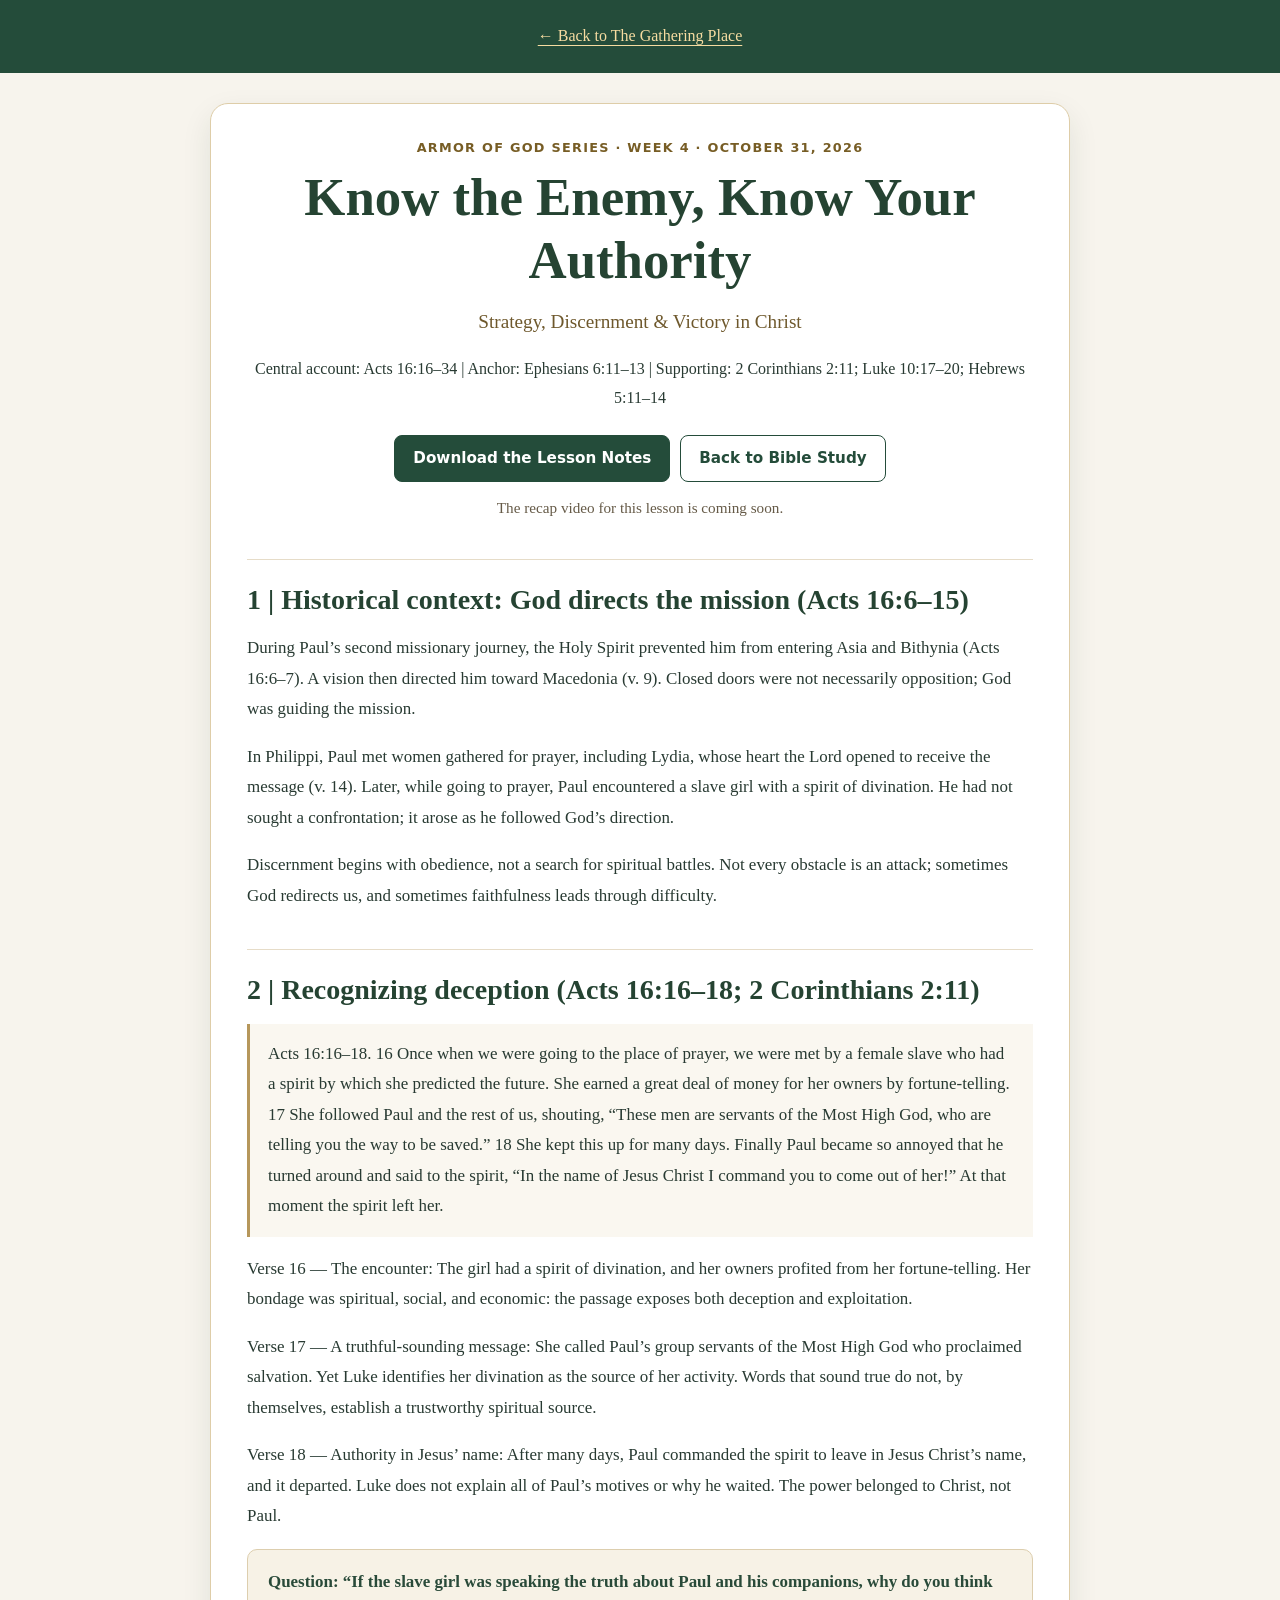
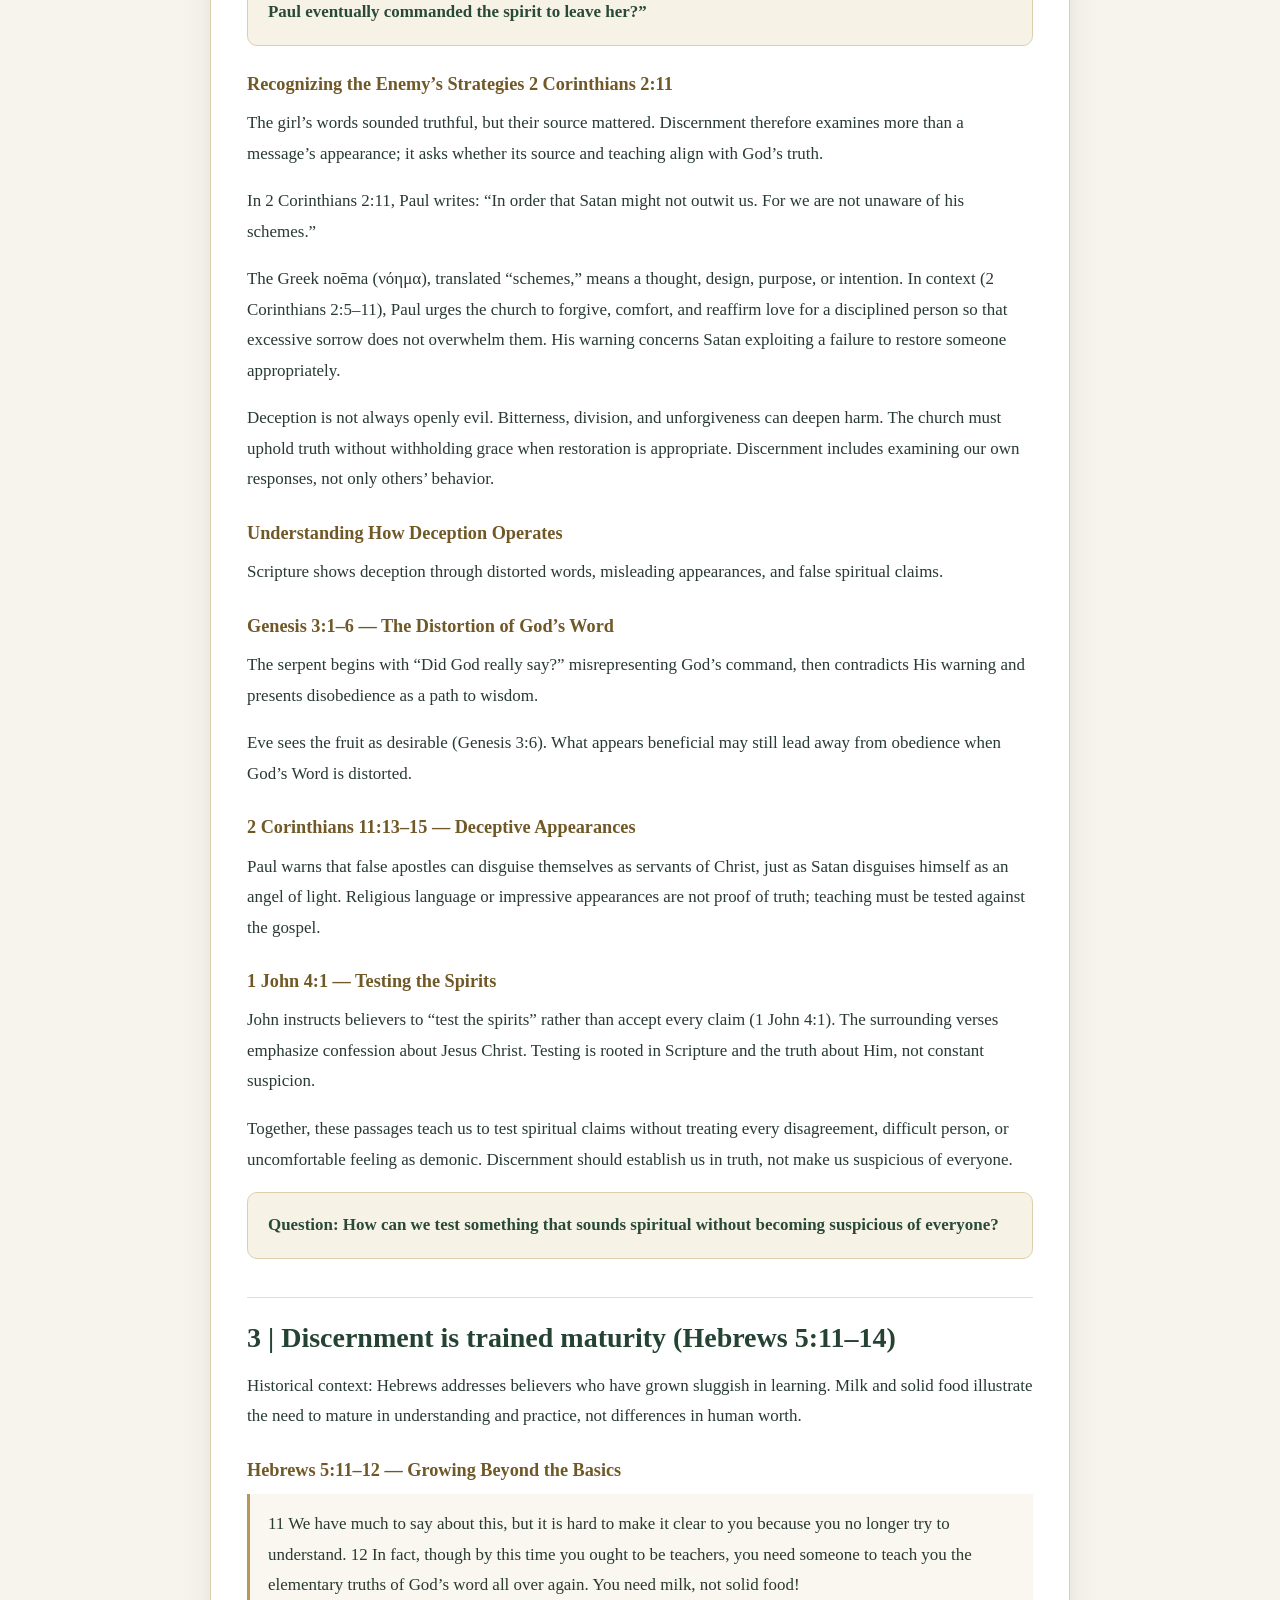
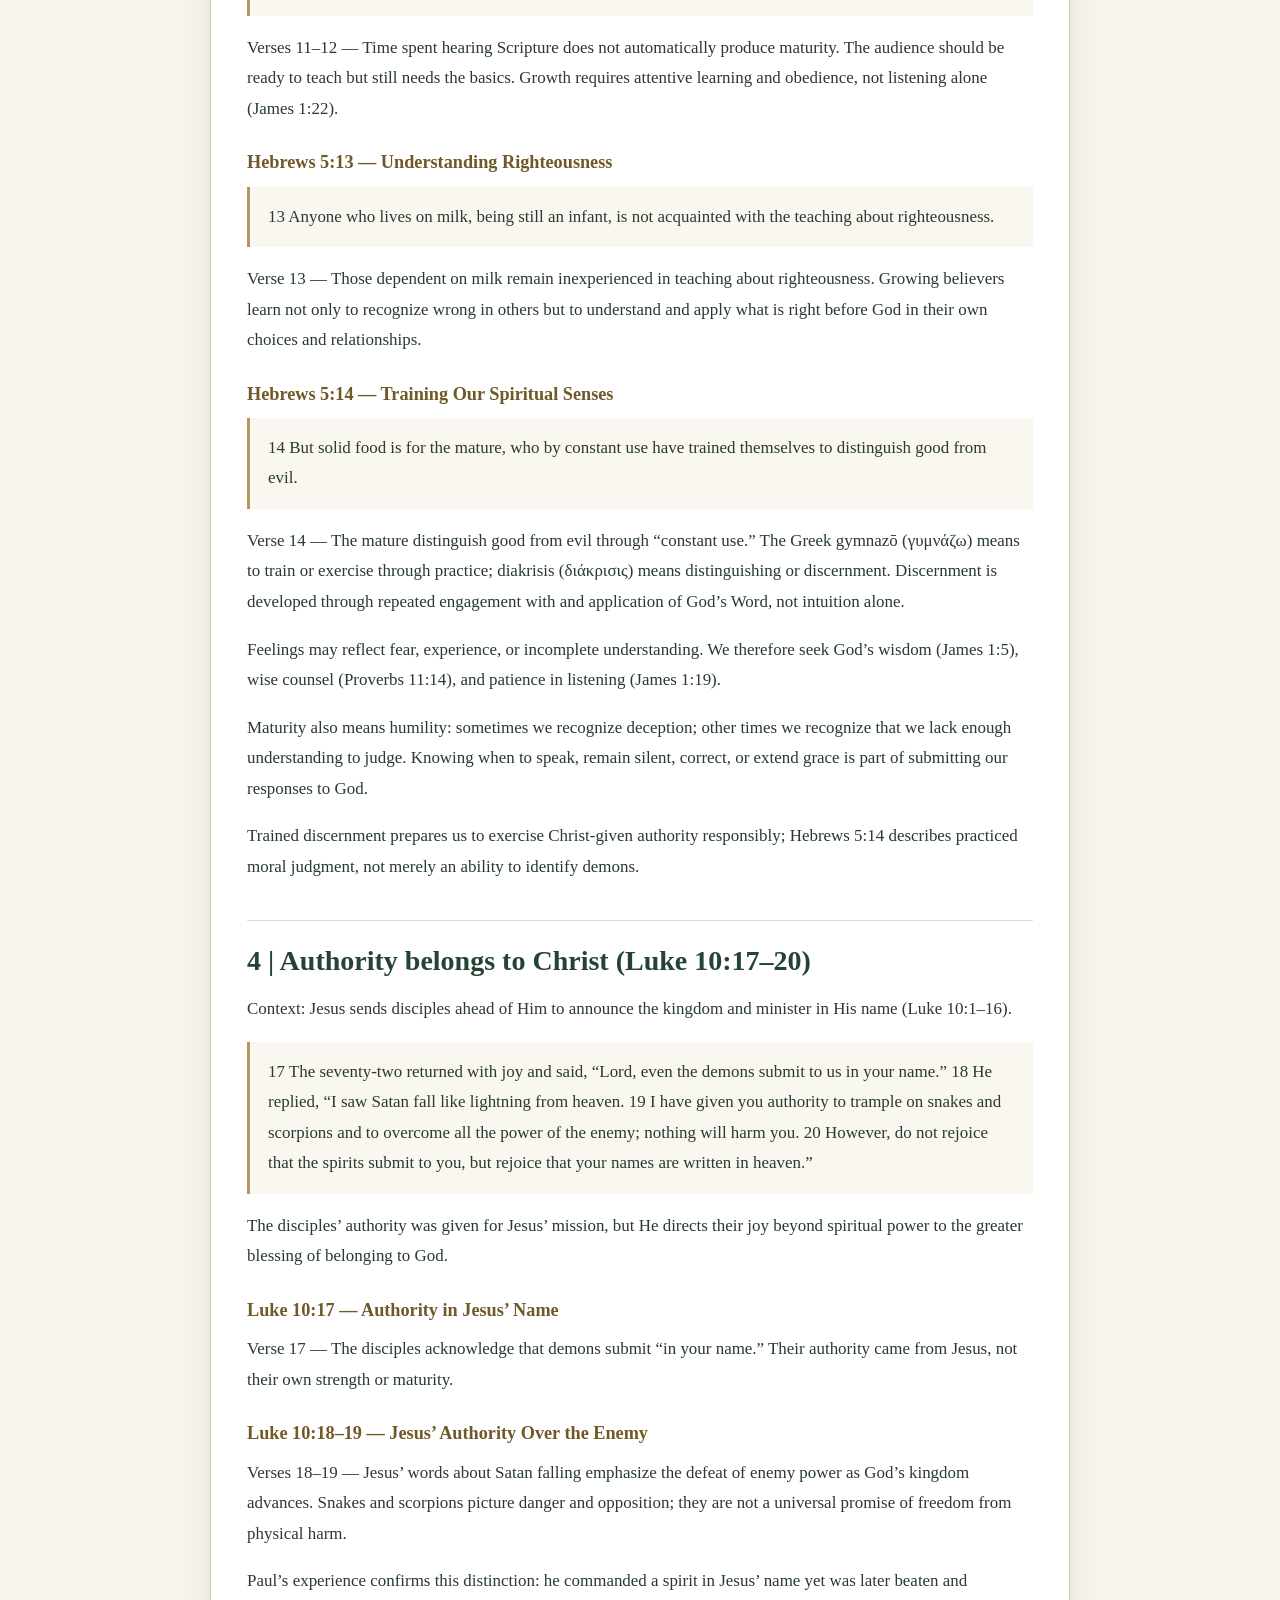
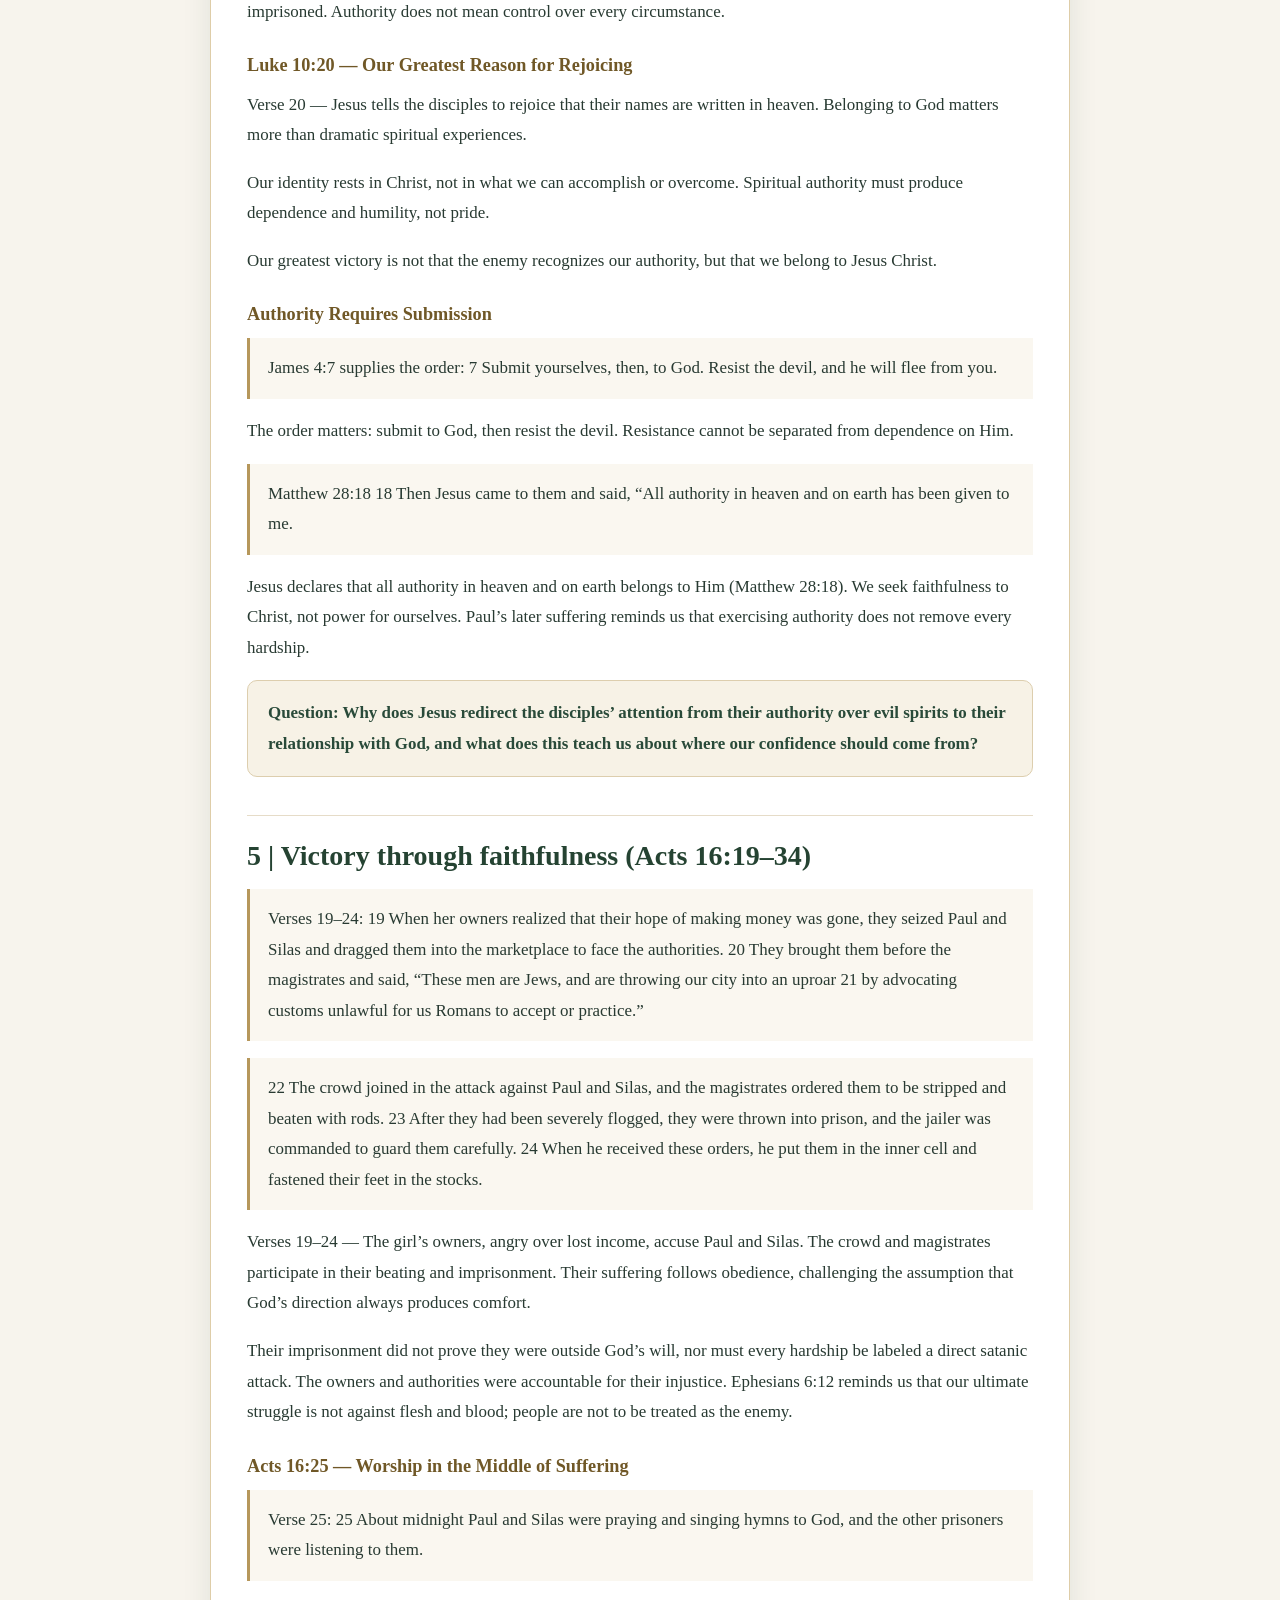
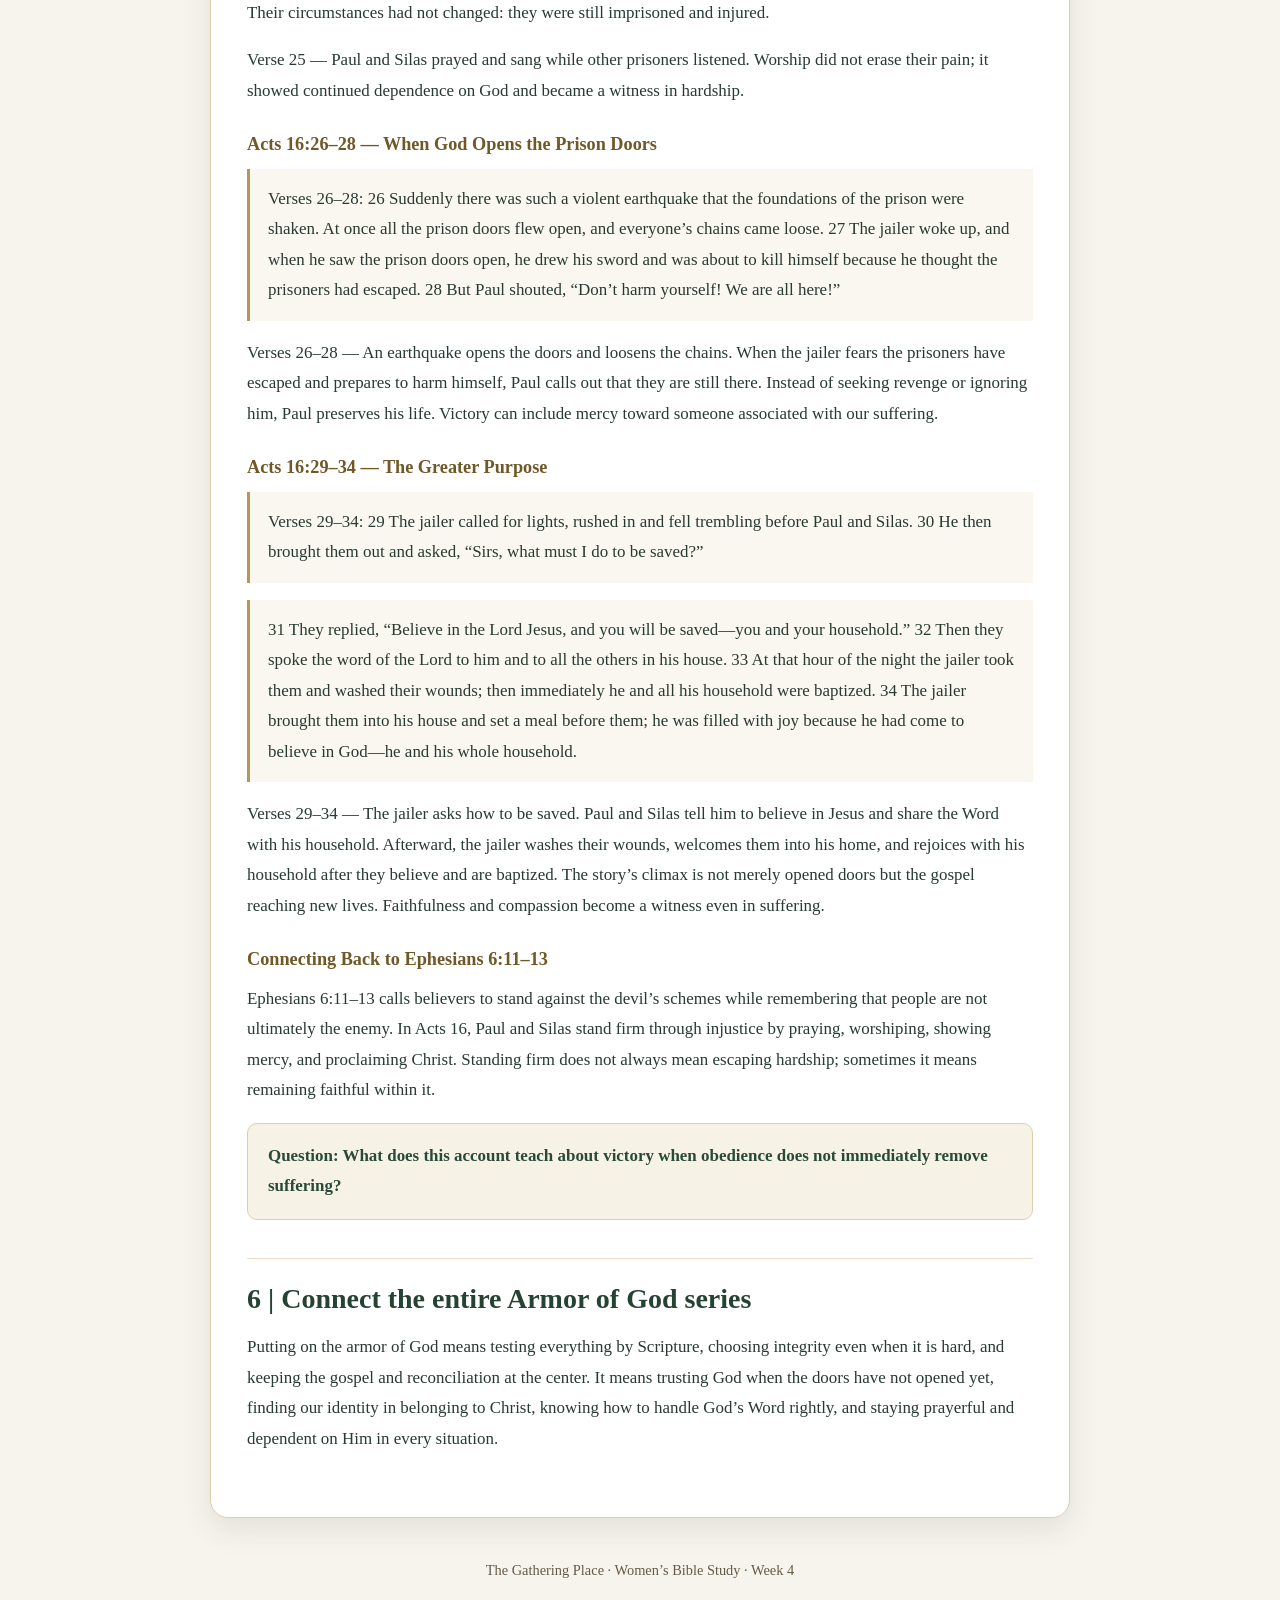
<file: know-the-enemy-know-your-authority.html>
<!doctype html>
<html lang="en">
<head>
  <meta charset="utf-8">
  <meta name="viewport" content="width=device-width, initial-scale=1">
  <title>Know the Enemy, Know Your Authority | The Gathering Place</title>
  <meta name="description" content="Week 4 of the Armor of God series: Acts 16, practiced discernment, and authority that rests in Jesus Christ.">
  <style>
    * { box-sizing: border-box; }
    body { margin: 0; background: #f7f4ed; color: #283a32; font-family: Georgia, serif; line-height: 1.8; }
    header { padding: 22px 16px; background: #244c3a; color: #fff; text-align: center; }
    header a { color: #f6dca1; text-underline-offset: 4px; }
    main { max-width: 860px; margin: 30px auto; padding: 34px 36px 46px; background: #fff; border: 1px solid #decda8; border-radius: 18px; box-shadow: 0 12px 30px #1a392118; }
    h1 { margin: 8px 0 14px; color: #254332; font-size: clamp(2rem, 5.4vw, 3.3rem); line-height: 1.18; text-align: center; }
    .eyebrow { margin: 0 0 8px; color: #775d25; font: 700 .8rem/1.6 system-ui, sans-serif; letter-spacing: .1em; text-align: center; }
    .subtitle { margin: 0 0 16px; color: #6e582c; font-size: 1.2rem; text-align: center; }
    .passages { margin: 0 0 20px; text-align: center; font-size: 1rem; }
    .lesson-actions { display: flex; flex-wrap: wrap; justify-content: center; gap: 10px; margin: 22px 0 12px; }
    .button { display: inline-block; padding: 11px 18px; border: 1px solid #244c3a; border-radius: 8px; background: #244c3a; color: #fff; text-align: center; text-decoration: none; font: 600 .95rem/1.5 system-ui, sans-serif; }
    .button.secondary { background: #fff; color: #244c3a; }
    a:focus-visible { outline: 3px solid #b6975b; outline-offset: 4px; }
    .video-status { margin: 12px 0 30px; color: #655a47; text-align: center; font-size: .95rem; }
    article { font-size: 1.06rem; overflow-wrap: break-word; }
    article h2 { margin: 38px 0 14px; padding-top: 20px; border-top: 1px solid #e6dcc8; color: #254332; font-size: clamp(1.35rem, 3.6vw, 1.75rem); line-height: 1.4; }
    article h3 { margin: 25px 0 10px; color: #705827; font-size: 1.14rem; line-height: 1.5; }
    article p { margin: 0 0 17px; }
    .scripture { padding: 15px 18px; border-left: 3px solid #b6975b; background: #faf7f0; }
    .discussion-question { padding: 17px 20px; border: 1px solid #ddceae; border-radius: 10px; background: #f7f2e6; color: #294a39; font-weight: bold; }
    footer { padding: 10px 16px 28px; color: #655a47; text-align: center; font-size: .9rem; }
    @media (max-width: 650px) { main { margin: 12px; padding: 24px 18px 32px; } article { font-size: 1rem; } .lesson-actions { flex-direction: column; } .button { width: 100%; } .passages { font-size: .94rem; } }
    @media print { header, .lesson-actions, .video-status, footer { display: none; } body { background: #fff; color: #000; } main { margin: 0; padding: 0; border: 0; box-shadow: none; } article h2, article h3 { break-after: avoid; } .discussion-question { break-inside: avoid; } }
  </style>
</head>
<body>
  <header><a href="index.html#bible-study">← Back to The Gathering Place</a></header>
  <main>
    <p class="eyebrow">ARMOR OF GOD SERIES · WEEK 4 · OCTOBER 31, 2026</p>
    <h1>Know the Enemy, Know Your Authority</h1>
    <p class="subtitle">Strategy, Discernment &amp; Victory in Christ</p>
    <p class="passages">Central account: Acts 16:16–34 | Anchor: Ephesians 6:11–13 | Supporting: 2 Corinthians 2:11; Luke 10:17–20; Hebrews 5:11–14</p>
    <nav class="lesson-actions" aria-label="Lesson resources">
      <a class="button" href="current-bible-study.docx?v=20261031" download="Week_4_Know_the_Enemy_Know_Your_Authority.docx">Download the Lesson Notes</a>
      <a class="button secondary" href="index.html#bible-study">Back to Bible Study</a>
    </nav>
    <p class="video-status">The recap video for this lesson is coming soon.</p>
    <article aria-label="Full Week 4 Bible lesson">
      <h2>1 | Historical context: God directs the mission (Acts 16:6–15)</h2>
      <p>During Paul’s second missionary journey, the Holy Spirit prevented him from entering Asia and Bithynia (Acts 16:6–7). A vision then directed him toward Macedonia (v. 9). Closed doors were not necessarily opposition; God was guiding the mission.</p>
      <p>In Philippi, Paul met women gathered for prayer, including Lydia, whose heart the Lord opened to receive the message (v. 14). Later, while going to prayer, Paul encountered a slave girl with a spirit of divination. He had not sought a confrontation; it arose as he followed God’s direction.</p>
      <p>Discernment begins with obedience, not a search for spiritual battles. Not every obstacle is an attack; sometimes God redirects us, and sometimes faithfulness leads through difficulty.</p>
      <h2>2 | Recognizing deception (Acts 16:16–18; 2 Corinthians 2:11)</h2>
      <p class="scripture">Acts 16:16–18. 16 Once when we were going to the place of prayer, we were met by a female slave who had a spirit by which she predicted the future. She earned a great deal of money for her owners by fortune-telling. 17 She followed Paul and the rest of us, shouting, “These men are servants of the Most High God, who are telling you the way to be saved.” 18 She kept this up for many days. Finally Paul became so annoyed that he turned around and said to the spirit, “In the name of Jesus Christ I command you to come out of her!” At that moment the spirit left her.</p>
      <p>Verse 16 — The encounter: The girl had a spirit of divination, and her owners profited from her fortune-telling. Her bondage was spiritual, social, and economic: the passage exposes both deception and exploitation.</p>
      <p>Verse 17 — A truthful-sounding message: She called Paul’s group servants of the Most High God who proclaimed salvation. Yet Luke identifies her divination as the source of her activity. Words that sound true do not, by themselves, establish a trustworthy spiritual source.</p>
      <p>Verse 18 — Authority in Jesus’ name: After many days, Paul commanded the spirit to leave in Jesus Christ’s name, and it departed. Luke does not explain all of Paul’s motives or why he waited. The power belonged to Christ, not Paul.</p>
      <p class="discussion-question">Question: “If the slave girl was speaking the truth about Paul and his companions, why do you think Paul eventually commanded the spirit to leave her?”</p>
      <h3>Recognizing the Enemy’s Strategies 2 Corinthians 2:11</h3>
      <p>The girl’s words sounded truthful, but their source mattered. Discernment therefore examines more than a message’s appearance; it asks whether its source and teaching align with God’s truth.</p>
      <p>In 2 Corinthians 2:11, Paul writes: “In order that Satan might not outwit us. For we are not unaware of his schemes.”</p>
      <p>The Greek noēma (νόημα), translated “schemes,” means a thought, design, purpose, or intention. In context (2 Corinthians 2:5–11), Paul urges the church to forgive, comfort, and reaffirm love for a disciplined person so that excessive sorrow does not overwhelm them. His warning concerns Satan exploiting a failure to restore someone appropriately.</p>
      <p>Deception is not always openly evil. Bitterness, division, and unforgiveness can deepen harm. The church must uphold truth without withholding grace when restoration is appropriate. Discernment includes examining our own responses, not only others’ behavior.</p>
      <h3>Understanding How Deception Operates</h3>
      <p>Scripture shows deception through distorted words, misleading appearances, and false spiritual claims.</p>
      <h3>Genesis 3:1–6 — The Distortion of God’s Word</h3>
      <p>The serpent begins with “Did God really say?” misrepresenting God’s command, then contradicts His warning and presents disobedience as a path to wisdom.</p>
      <p>Eve sees the fruit as desirable (Genesis 3:6). What appears beneficial may still lead away from obedience when God’s Word is distorted.</p>
      <h3>2 Corinthians 11:13–15 — Deceptive Appearances</h3>
      <p>Paul warns that false apostles can disguise themselves as servants of Christ, just as Satan disguises himself as an angel of light. Religious language or impressive appearances are not proof of truth; teaching must be tested against the gospel.</p>
      <h3>1 John 4:1 — Testing the Spirits</h3>
      <p>John instructs believers to “test the spirits” rather than accept every claim (1 John 4:1). The surrounding verses emphasize confession about Jesus Christ. Testing is rooted in Scripture and the truth about Him, not constant suspicion.</p>
      <p>Together, these passages teach us to test spiritual claims without treating every disagreement, difficult person, or uncomfortable feeling as demonic. Discernment should establish us in truth, not make us suspicious of everyone.</p>
      <p class="discussion-question">Question: How can we test something that sounds spiritual without becoming suspicious of everyone?</p>
      <h2>3 | Discernment is trained maturity (Hebrews 5:11–14)</h2>
      <p>Historical context: Hebrews addresses believers who have grown sluggish in learning. Milk and solid food illustrate the need to mature in understanding and practice, not differences in human worth.</p>
      <h3>Hebrews 5:11–12 — Growing Beyond the Basics</h3>
      <p class="scripture">11 We have much to say about this, but it is hard to make it clear to you because you no longer try to understand. 12 In fact, though by this time you ought to be teachers, you need someone to teach you the elementary truths of God’s word all over again. You need milk, not solid food!</p>
      <p>Verses 11–12 — Time spent hearing Scripture does not automatically produce maturity. The audience should be ready to teach but still needs the basics. Growth requires attentive learning and obedience, not listening alone (James 1:22).</p>
      <h3>Hebrews 5:13 — Understanding Righteousness</h3>
      <p class="scripture">13 Anyone who lives on milk, being still an infant, is not acquainted with the teaching about righteousness.</p>
      <p>Verse 13 — Those dependent on milk remain inexperienced in teaching about righteousness. Growing believers learn not only to recognize wrong in others but to understand and apply what is right before God in their own choices and relationships.</p>
      <h3>Hebrews 5:14 — Training Our Spiritual Senses</h3>
      <p class="scripture">14 But solid food is for the mature, who by constant use have trained themselves to distinguish good from evil.</p>
      <p>Verse 14 — The mature distinguish good from evil through “constant use.” The Greek gymnazō (γυμνάζω) means to train or exercise through practice; diakrisis (διάκρισις) means distinguishing or discernment. Discernment is developed through repeated engagement with and application of God’s Word, not intuition alone.</p>
      <p>Feelings may reflect fear, experience, or incomplete understanding. We therefore seek God’s wisdom (James 1:5), wise counsel (Proverbs 11:14), and patience in listening (James 1:19).</p>
      <p>Maturity also means humility: sometimes we recognize deception; other times we recognize that we lack enough understanding to judge. Knowing when to speak, remain silent, correct, or extend grace is part of submitting our responses to God.</p>
      <p>Trained discernment prepares us to exercise Christ-given authority responsibly; Hebrews 5:14 describes practiced moral judgment, not merely an ability to identify demons.</p>
      <h2>4 | Authority belongs to Christ (Luke 10:17–20)</h2>
      <p>Context: Jesus sends disciples ahead of Him to announce the kingdom and minister in His name (Luke 10:1–16).</p>
      <p class="scripture">17 The seventy-two returned with joy and said, “Lord, even the demons submit to us in your name.” 18 He replied, “I saw Satan fall like lightning from heaven. 19 I have given you authority to trample on snakes and scorpions and to overcome all the power of the enemy; nothing will harm you. 20 However, do not rejoice that the spirits submit to you, but rejoice that your names are written in heaven.”</p>
      <p>The disciples’ authority was given for Jesus’ mission, but He directs their joy beyond spiritual power to the greater blessing of belonging to God.</p>
      <h3>Luke 10:17 — Authority in Jesus’ Name</h3>
      <p>Verse 17 — The disciples acknowledge that demons submit “in your name.” Their authority came from Jesus, not their own strength or maturity.</p>
      <h3>Luke 10:18–19 — Jesus’ Authority Over the Enemy</h3>
      <p>Verses 18–19 — Jesus’ words about Satan falling emphasize the defeat of enemy power as God’s kingdom advances. Snakes and scorpions picture danger and opposition; they are not a universal promise of freedom from physical harm.</p>
      <p>Paul’s experience confirms this distinction: he commanded a spirit in Jesus’ name yet was later beaten and imprisoned. Authority does not mean control over every circumstance.</p>
      <h3>Luke 10:20 — Our Greatest Reason for Rejoicing</h3>
      <p>Verse 20 — Jesus tells the disciples to rejoice that their names are written in heaven. Belonging to God matters more than dramatic spiritual experiences.</p>
      <p>Our identity rests in Christ, not in what we can accomplish or overcome. Spiritual authority must produce dependence and humility, not pride.</p>
      <p>Our greatest victory is not that the enemy recognizes our authority, but that we belong to Jesus Christ.</p>
      <h3>Authority Requires Submission</h3>
      <p class="scripture">James 4:7 supplies the order: 7 Submit yourselves, then, to God. Resist the devil, and he will flee from you.</p>
      <p>The order matters: submit to God, then resist the devil. Resistance cannot be separated from dependence on Him.</p>
      <p class="scripture">Matthew 28:18  18 Then Jesus came to them and said, “All authority in heaven and on earth has been given to me.</p>
      <p>Jesus declares that all authority in heaven and on earth belongs to Him (Matthew 28:18). We seek faithfulness to Christ, not power for ourselves. Paul’s later suffering reminds us that exercising authority does not remove every hardship.</p>
      <p class="discussion-question">Question: Why does Jesus redirect the disciples’ attention from their authority over evil spirits to their relationship with God, and what does this teach us about where our confidence should come from?</p>
      <h2>5 | Victory through faithfulness (Acts 16:19–34)</h2>
      <p class="scripture">Verses 19–24: 19 When her owners realized that their hope of making money was gone, they seized Paul and Silas and dragged them into the marketplace to face the authorities. 20 They brought them before the magistrates and said, “These men are Jews, and are throwing our city into an uproar 21 by advocating customs unlawful for us Romans to accept or practice.”</p>
      <p class="scripture">22 The crowd joined in the attack against Paul and Silas, and the magistrates ordered them to be stripped and beaten with rods. 23 After they had been severely flogged, they were thrown into prison, and the jailer was commanded to guard them carefully. 24 When he received these orders, he put them in the inner cell and fastened their feet in the stocks.</p>
      <p>Verses 19–24 — The girl’s owners, angry over lost income, accuse Paul and Silas. The crowd and magistrates participate in their beating and imprisonment. Their suffering follows obedience, challenging the assumption that God’s direction always produces comfort.</p>
      <p>Their imprisonment did not prove they were outside God’s will, nor must every hardship be labeled a direct satanic attack. The owners and authorities were accountable for their injustice. Ephesians 6:12 reminds us that our ultimate struggle is not against flesh and blood; people are not to be treated as the enemy.</p>
      <h3>Acts 16:25 — Worship in the Middle of Suffering</h3>
      <p class="scripture">Verse 25: 25 About midnight Paul and Silas were praying and singing hymns to God, and the other prisoners were listening to them.</p>
      <p>Their circumstances had not changed: they were still imprisoned and injured.</p>
      <p>Verse 25 — Paul and Silas prayed and sang while other prisoners listened. Worship did not erase their pain; it showed continued dependence on God and became a witness in hardship.</p>
      <h3>Acts 16:26–28 — When God Opens the Prison Doors</h3>
      <p class="scripture">Verses 26–28: 26 Suddenly there was such a violent earthquake that the foundations of the prison were shaken. At once all the prison doors flew open, and everyone’s chains came loose. 27 The jailer woke up, and when he saw the prison doors open, he drew his sword and was about to kill himself because he thought the prisoners had escaped. 28 But Paul shouted, “Don’t harm yourself! We are all here!”</p>
      <p>Verses 26–28 — An earthquake opens the doors and loosens the chains. When the jailer fears the prisoners have escaped and prepares to harm himself, Paul calls out that they are still there. Instead of seeking revenge or ignoring him, Paul preserves his life. Victory can include mercy toward someone associated with our suffering.</p>
      <h3>Acts 16:29–34 — The Greater Purpose</h3>
      <p class="scripture">Verses 29–34: 29 The jailer called for lights, rushed in and fell trembling before Paul and Silas. 30 He then brought them out and asked, “Sirs, what must I do to be saved?”</p>
      <p class="scripture">31 They replied, “Believe in the Lord Jesus, and you will be saved—you and your household.” 32 Then they spoke the word of the Lord to him and to all the others in his house. 33 At that hour of the night the jailer took them and washed their wounds; then immediately he and all his household were baptized. 34 The jailer brought them into his house and set a meal before them; he was filled with joy because he had come to believe in God—he and his whole household.</p>
      <p>Verses 29–34 — The jailer asks how to be saved. Paul and Silas tell him to believe in Jesus and share the Word with his household. Afterward, the jailer washes their wounds, welcomes them into his home, and rejoices with his household after they believe and are baptized. The story’s climax is not merely opened doors but the gospel reaching new lives. Faithfulness and compassion become a witness even in suffering.</p>
      <h3>Connecting Back to Ephesians 6:11–13</h3>
      <p>Ephesians 6:11–13 calls believers to stand against the devil’s schemes while remembering that people are not ultimately the enemy. In Acts 16, Paul and Silas stand firm through injustice by praying, worshiping, showing mercy, and proclaiming Christ. Standing firm does not always mean escaping hardship; sometimes it means remaining faithful within it.</p>
      <p class="discussion-question">Question: What does this account teach about victory when obedience does not immediately remove suffering?</p>
      <h2>6 | Connect the entire Armor of God series</h2>
      <p>Putting on the armor of God means testing everything by Scripture, choosing integrity even when it is hard, and keeping the gospel and reconciliation at the center. It means trusting God when the doors have not opened yet, finding our identity in belonging to Christ, knowing how to handle God’s Word rightly, and staying prayerful and dependent on Him in every situation.</p>
    </article>
  </main>
  <footer>The Gathering Place · Women’s Bible Study · Week 4</footer>
</body>
</html>
</file>
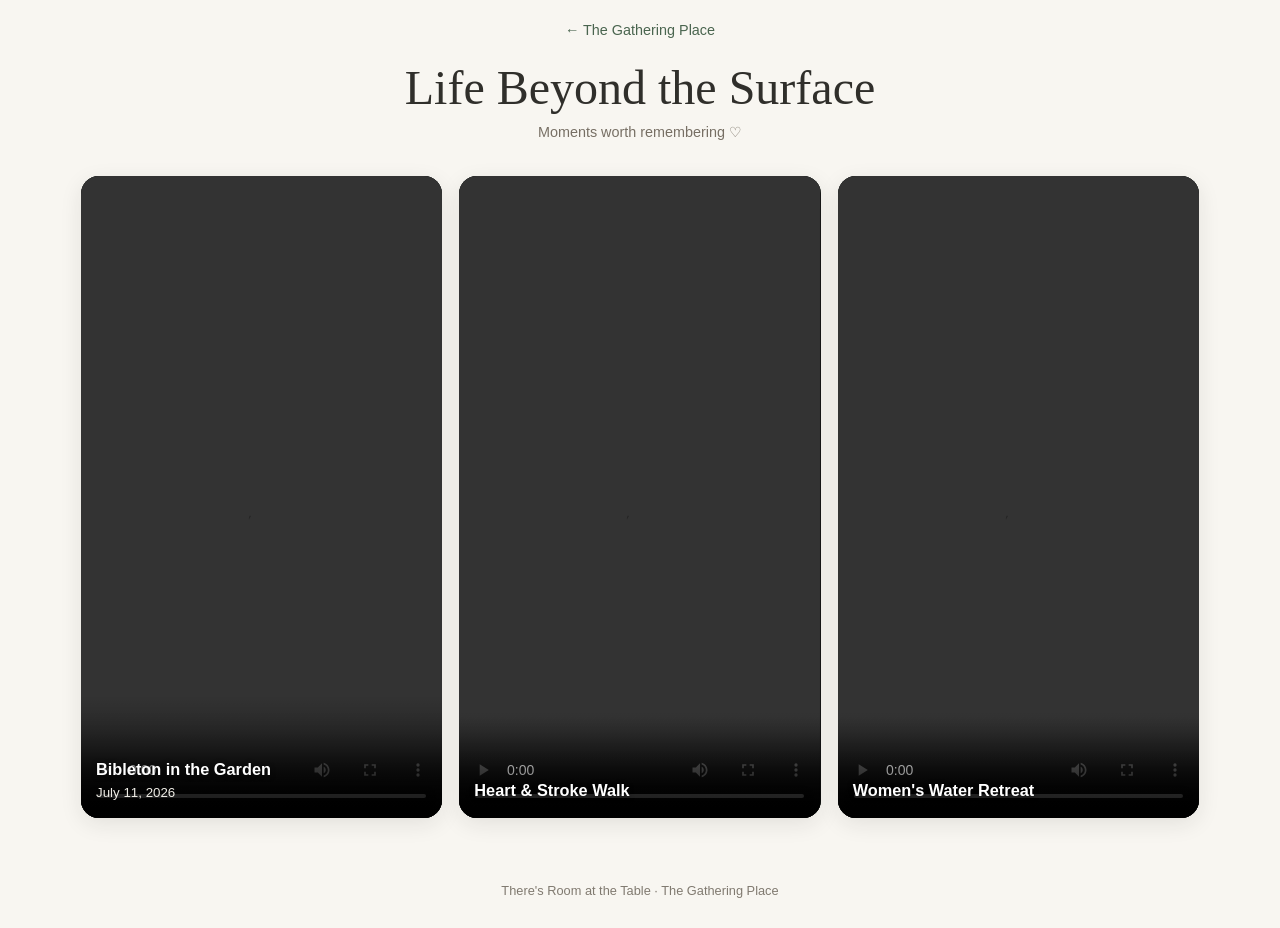
<file: memories.html>
<!doctype html>
<html lang="en"><head><meta charset="utf-8"><meta name="viewport" content="width=device-width,initial-scale=1"><meta name="theme-color" content="#f8f6f1">
<title>Life Beyond the Surface | The Gathering Place</title>
<style>
:root{font-family:Arial,sans-serif;color:#302f2b;background:#f8f6f1}*{box-sizing:border-box}body{margin:0}header{padding:22px 20px 12px;text-align:center}header a{display:block;color:#4a654f;text-decoration:none;font-size:.9rem;margin-bottom:22px}h1{font:normal clamp(2rem,5vw,3rem) Georgia,serif;margin:0 0 9px}header p{margin:0;color:#776f64;font-size:.9rem}main{max-width:1150px;margin:0 auto;padding:24px 16px 65px}.reels{display:grid;grid-template-columns:repeat(3,minmax(0,1fr));gap:17px}.reel{position:relative;aspect-ratio:9/16;overflow:hidden;border-radius:18px;background:#243228;box-shadow:0 6px 22px #25251c18}.reel video{display:block;width:100%;height:100%;object-fit:cover;background:#171717}.reel .overlay{position:absolute;bottom:0;left:0;right:0;padding:65px 15px 18px;background:linear-gradient(transparent,#000b);color:#fff;pointer-events:none}.overlay h2{font-size:1.02rem;margin:0;text-shadow:0 1px 5px #0008}.overlay small{display:block;margin-top:6px;color:#f0eee7}.placeholder{display:flex;align-items:center;justify-content:center;background:linear-gradient(145deg,#48634f,#22372e)}.placeholder:nth-child(3){background:linear-gradient(145deg,#89715d,#4a554b)}.placeholder .symbol{font-size:3rem;color:#fff9;transform:translateY(-18px)}.placeholder .overlay{background:linear-gradient(transparent,#0008)}.placeholder .overlay small{color:#fff9}footer{text-align:center;color:#807a70;padding:0 15px 30px;font-size:.8rem}@media(max-width:720px){.reels{display:flex;overflow-x:auto;scroll-snap-type:x mandatory;gap:12px;padding:2px 10px 18px;margin:0 -10px;scrollbar-width:thin}.reel{flex:0 0 min(77vw,330px);scroll-snap-align:center}main{padding-top:22px}header{padding-top:18px}}@media(prefers-reduced-motion:reduce){.reels{scroll-behavior:auto}}
</style></head>
<body><header><a href="./">← The Gathering Place</a><h1>Life Beyond the Surface</h1><p>Moments worth remembering ♡</p></header>
<main><section class="reels" aria-label="Event video reels">
<article class="reel"><video controls playsinline preload="metadata" aria-label="Bibleton in the Garden event recap"><source src="https://ucudchsbuzfvbnntrdto.supabase.co/storage/v1/object/public/approved-event-videos/Bibleton_in_the_Garden_web.mp4" type="video/mp4">Your browser does not support this video.</video><div class="overlay"><h2>Bibleton in the Garden</h2><small>July 11, 2026</small></div></article>
<article class="reel"><video controls playsinline preload="metadata" aria-label="Heart and Stroke Walk event recap"><source src="https://ucudchsbuzfvbnntrdto.supabase.co/storage/v1/object/public/approved-event-videos/Heart_Walk_ready.mp4.mp4" type="video/mp4">Your browser does not support this video.</video><div class="overlay"><h2>Heart &amp; Stroke Walk</h2></div></article>
<article class="reel"><video controls playsinline preload="metadata" aria-label="Women's Water Retreat event recap"><source src="https://ucudchsbuzfvbnntrdto.supabase.co/storage/v1/object/public/approved-event-videos/Water_Retreat.mp4.mp4" type="video/mp4">Your browser does not support this video.</video><div class="overlay"><h2>Women's Water Retreat</h2></div></article>
</section></main><footer>There's Room at the Table · The Gathering Place</footer></body></html>
</file>
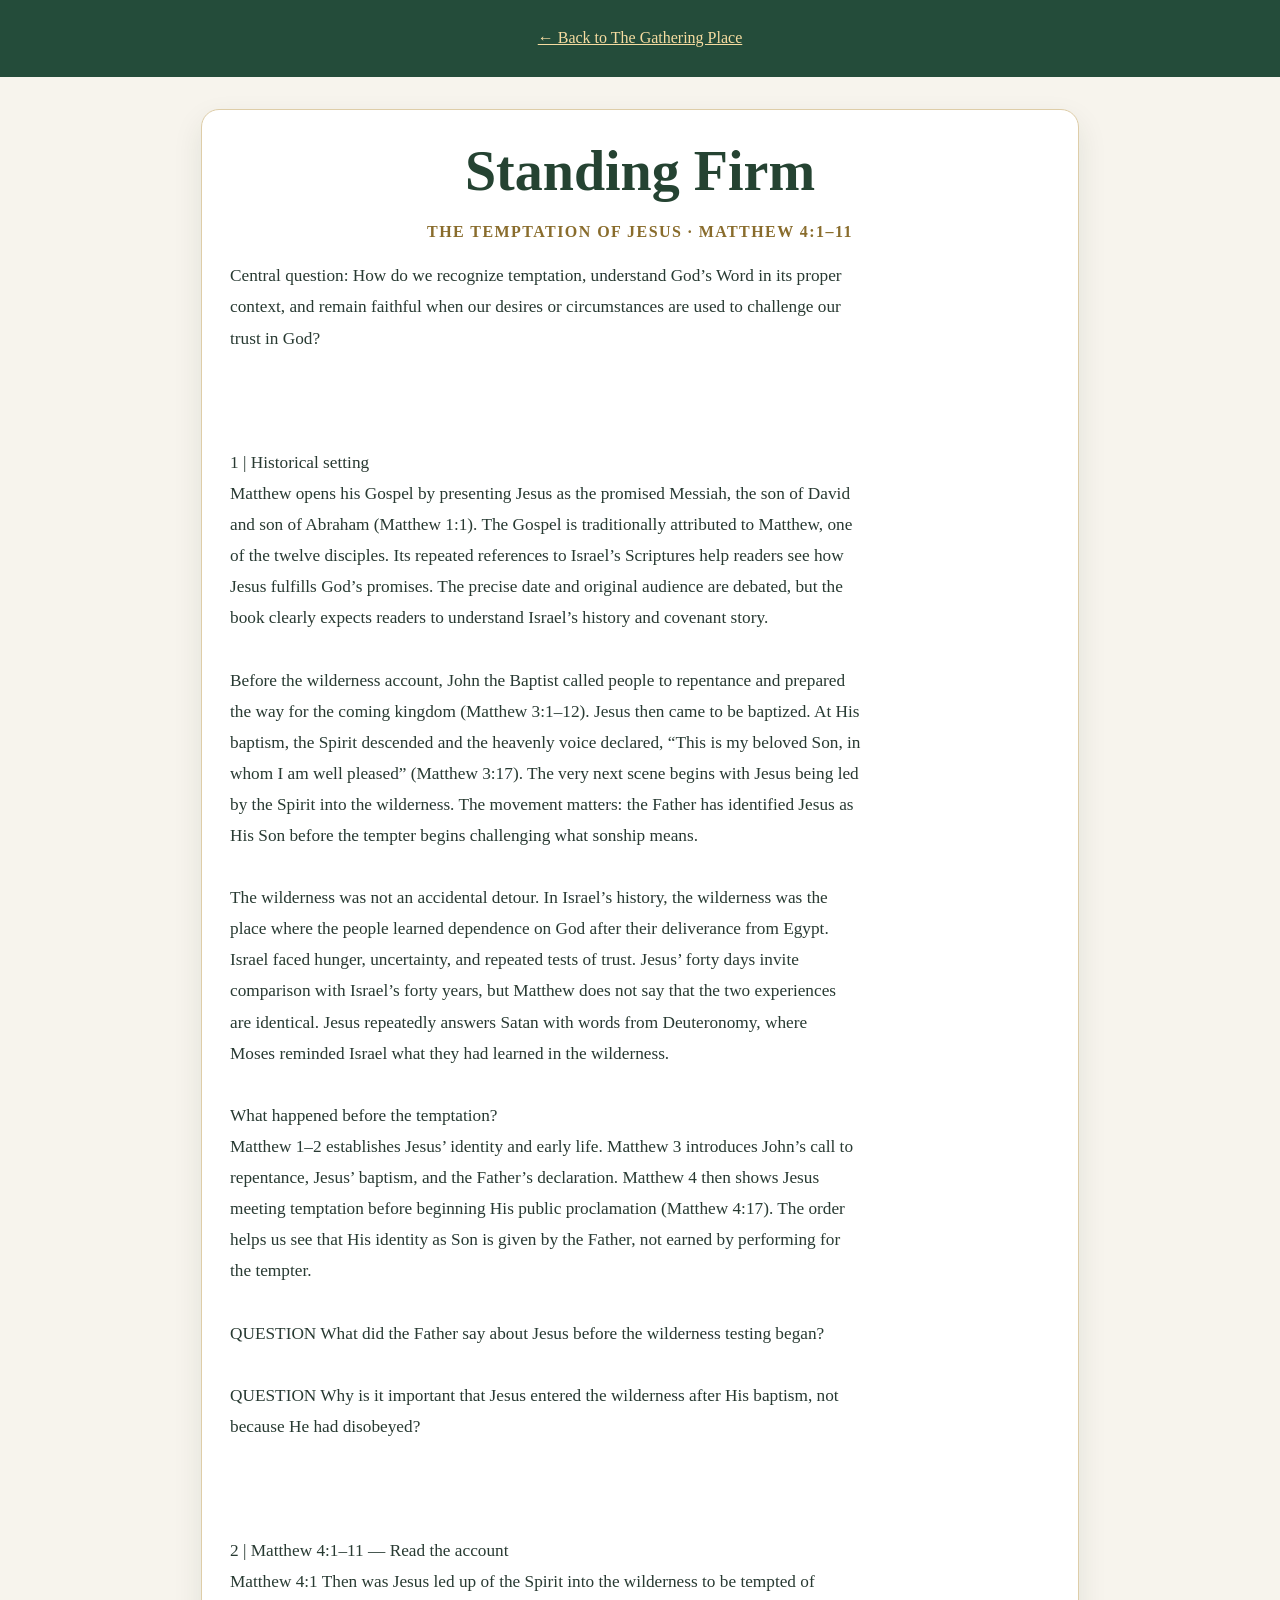
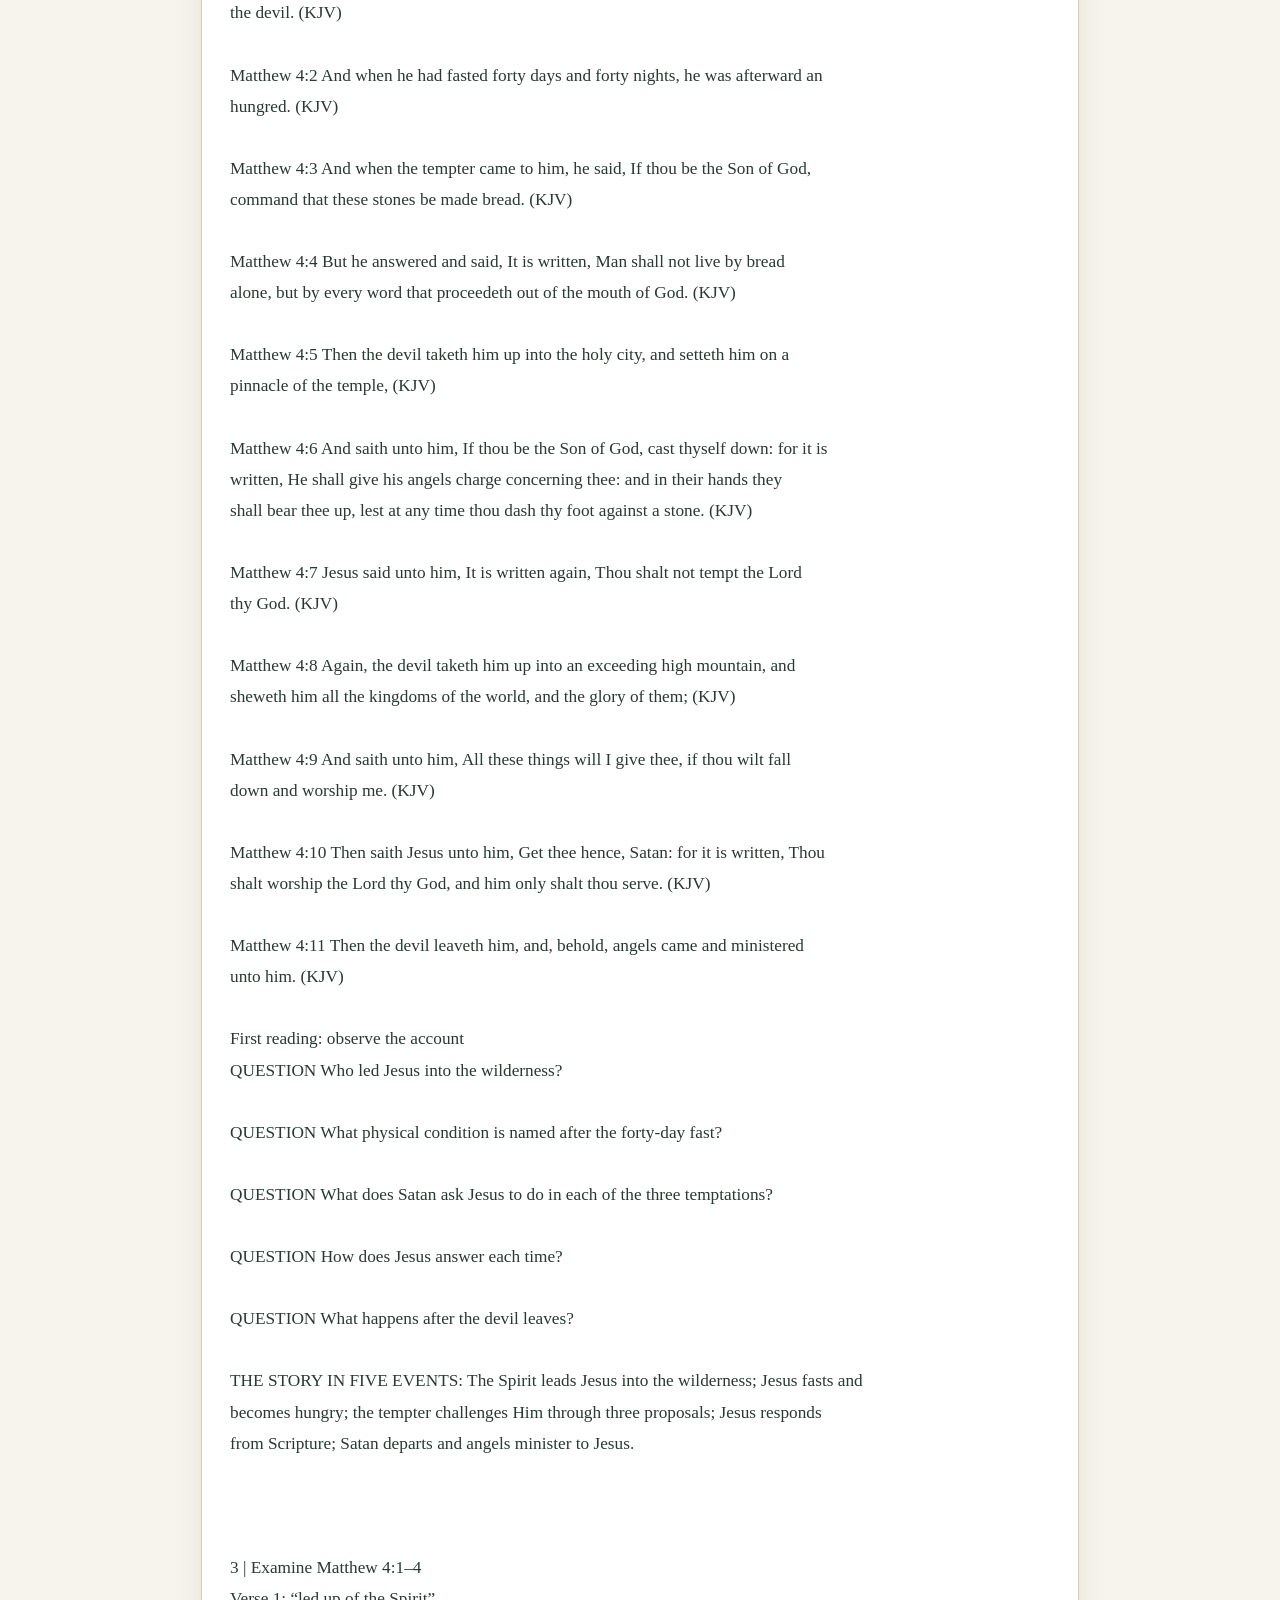
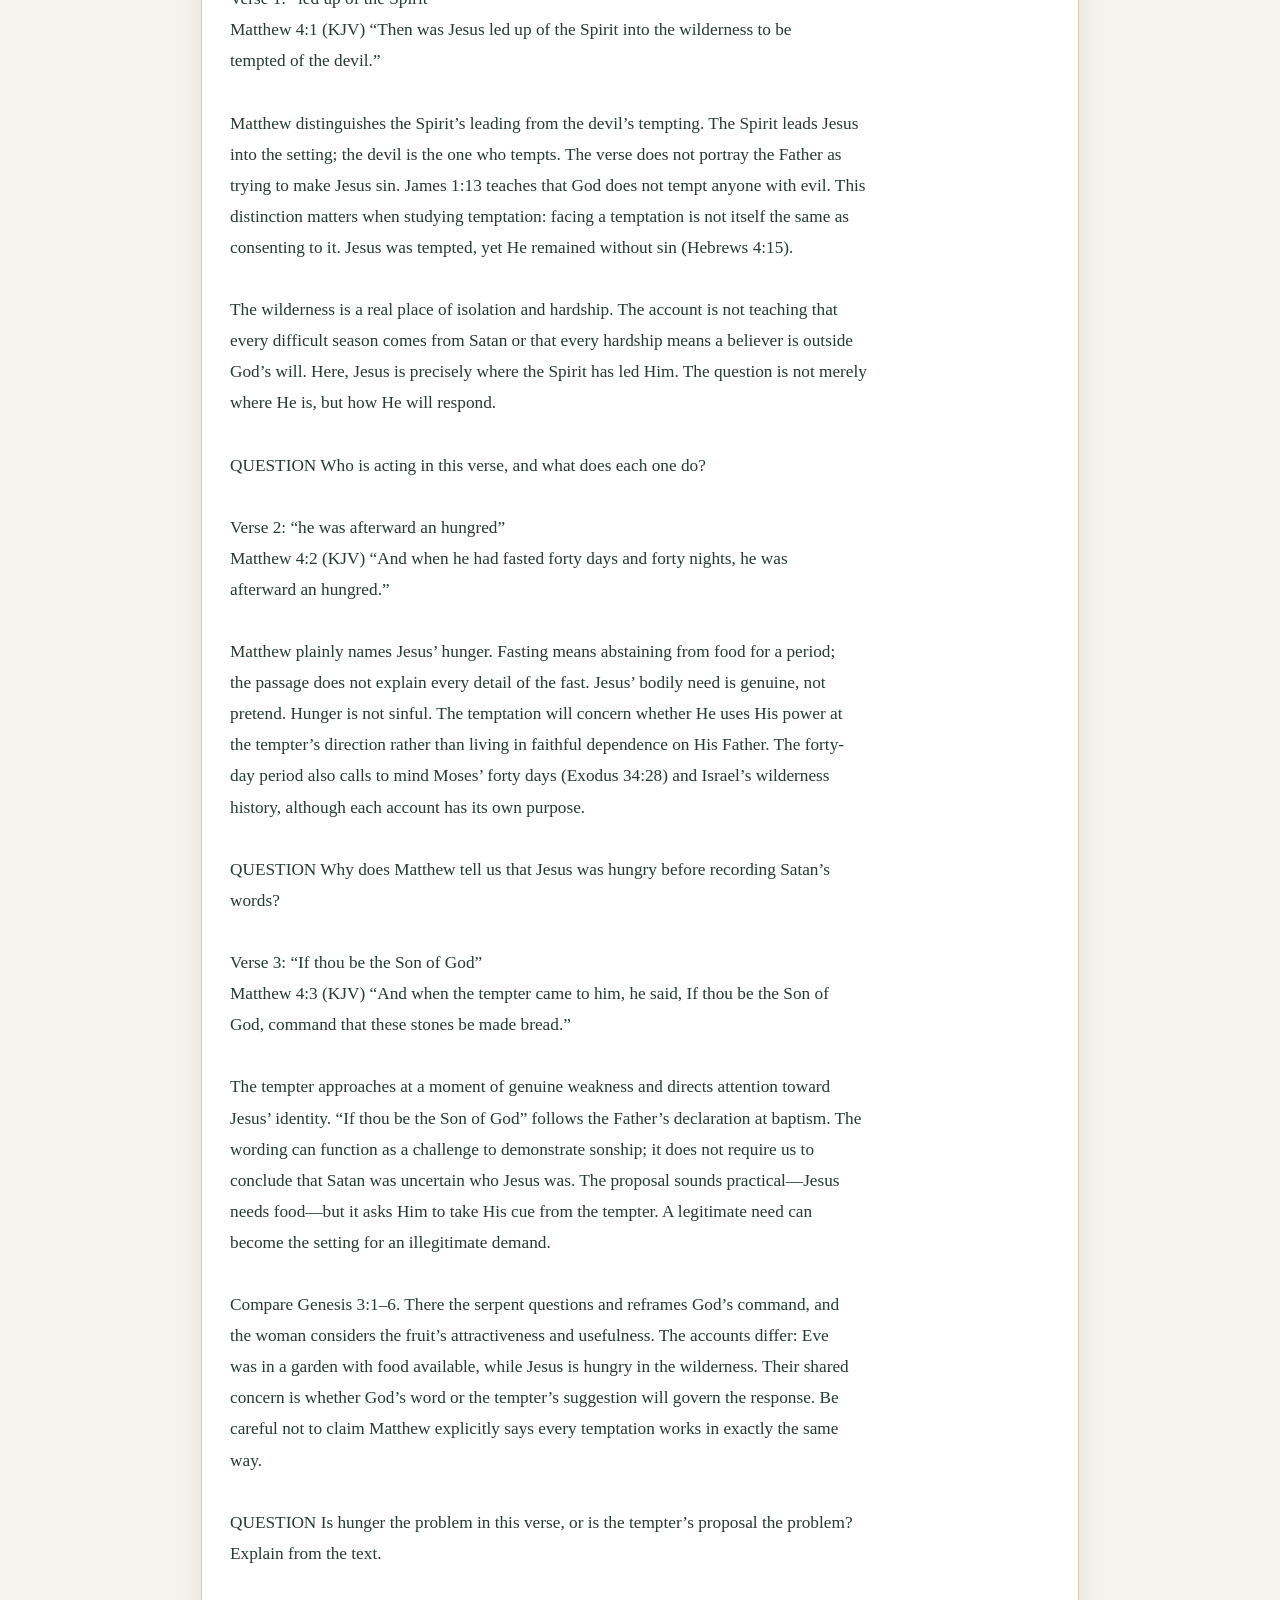
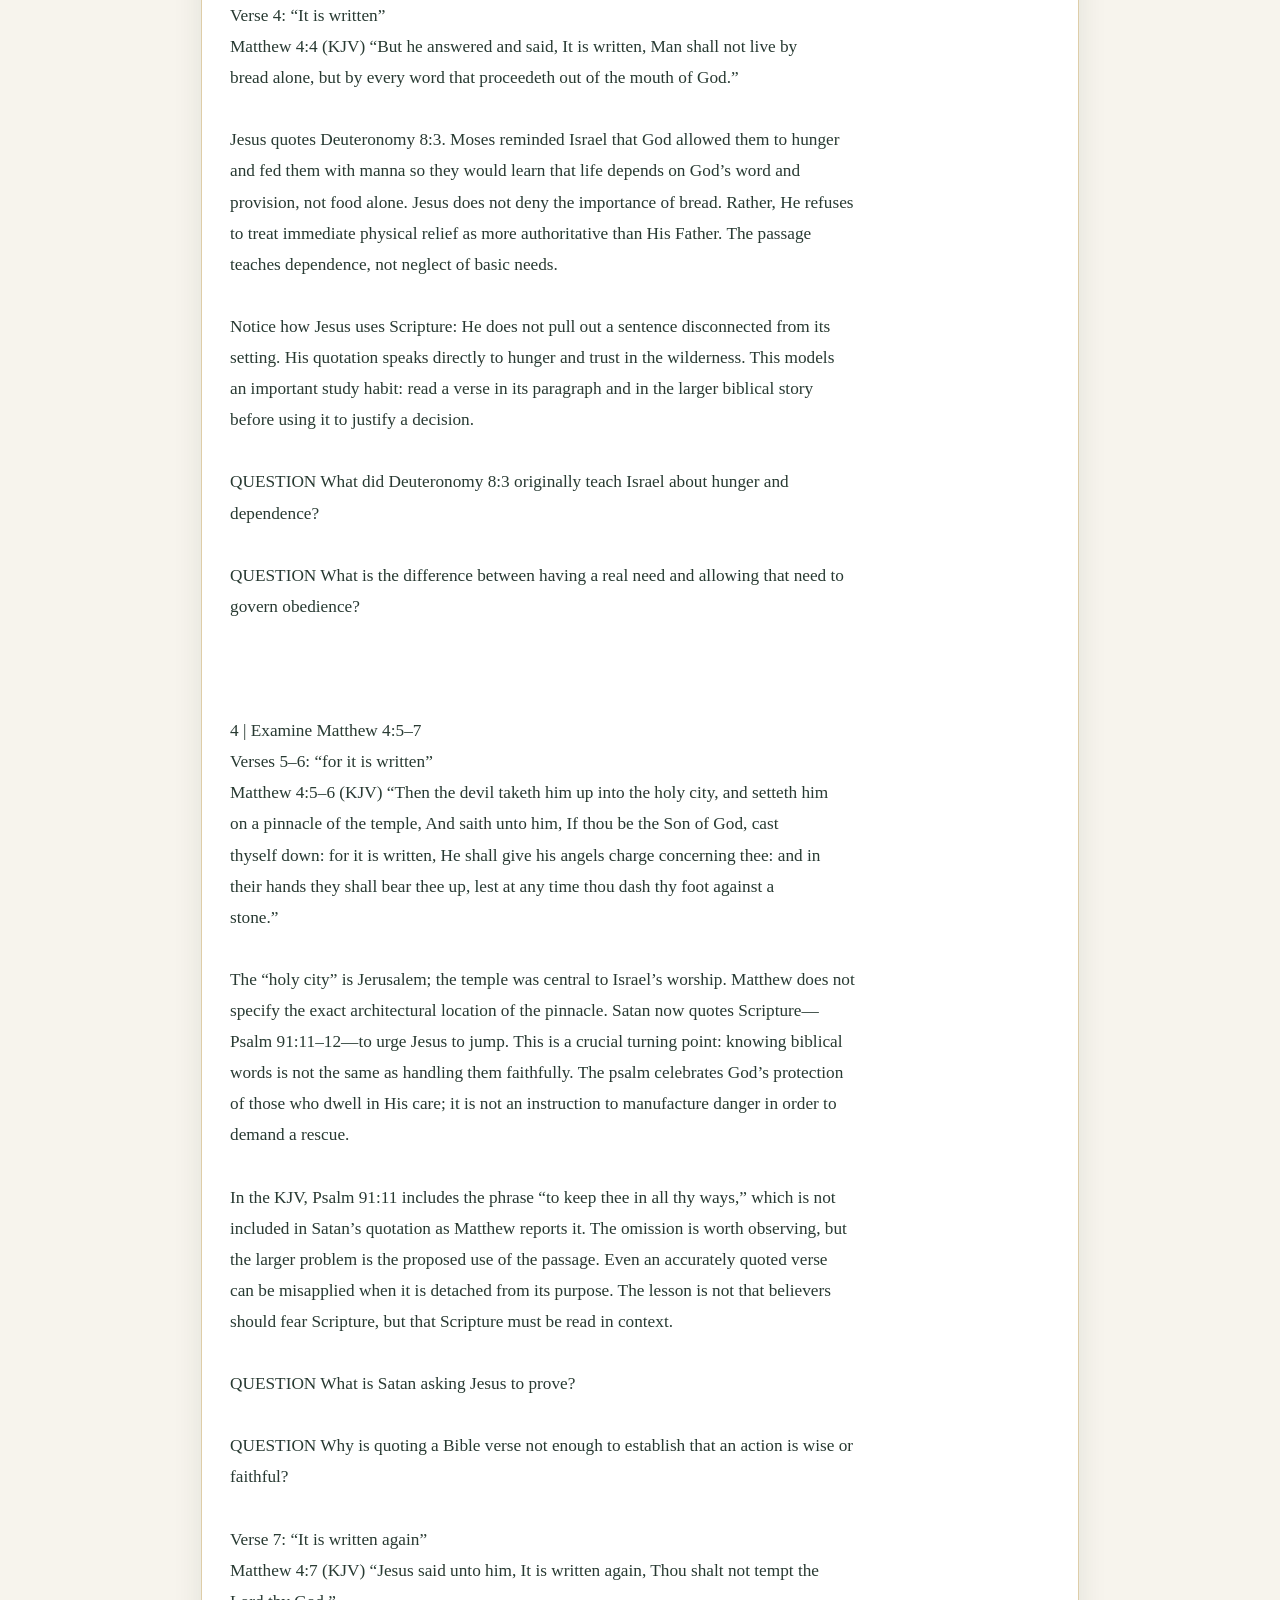
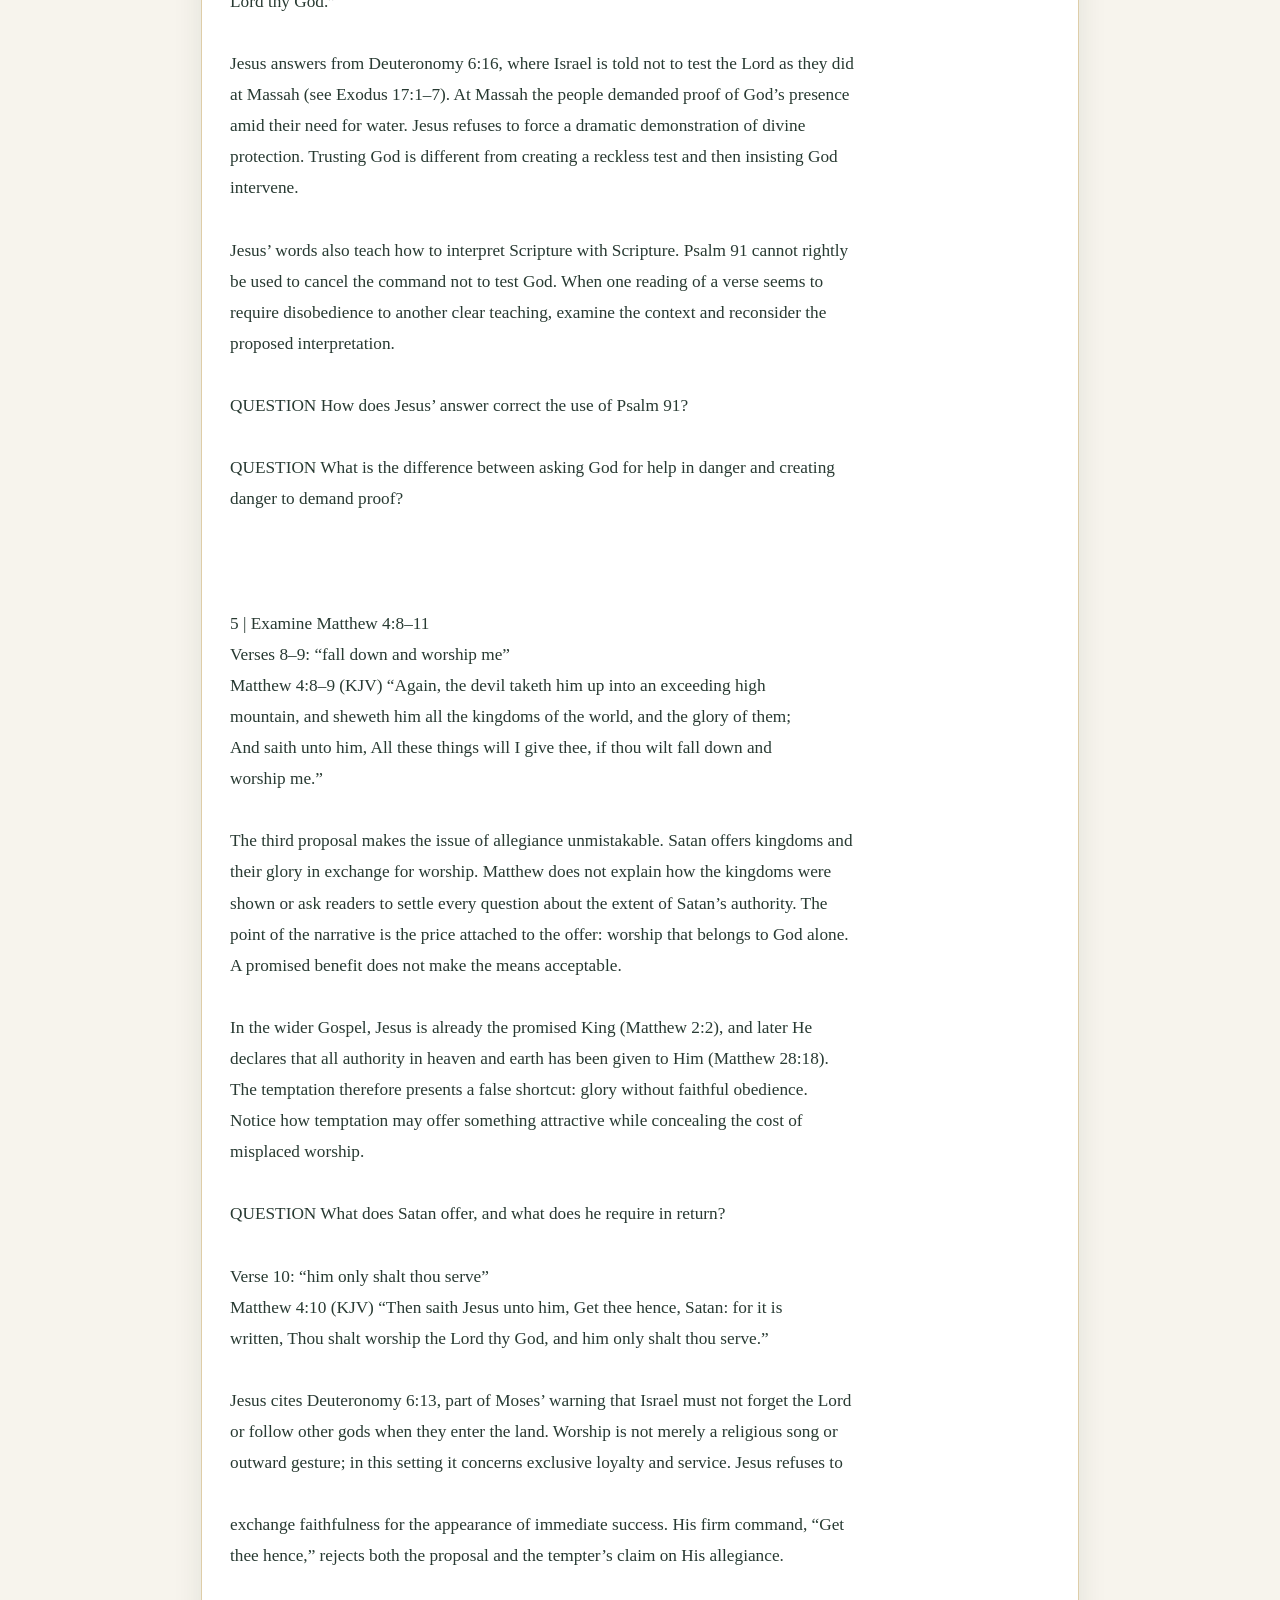
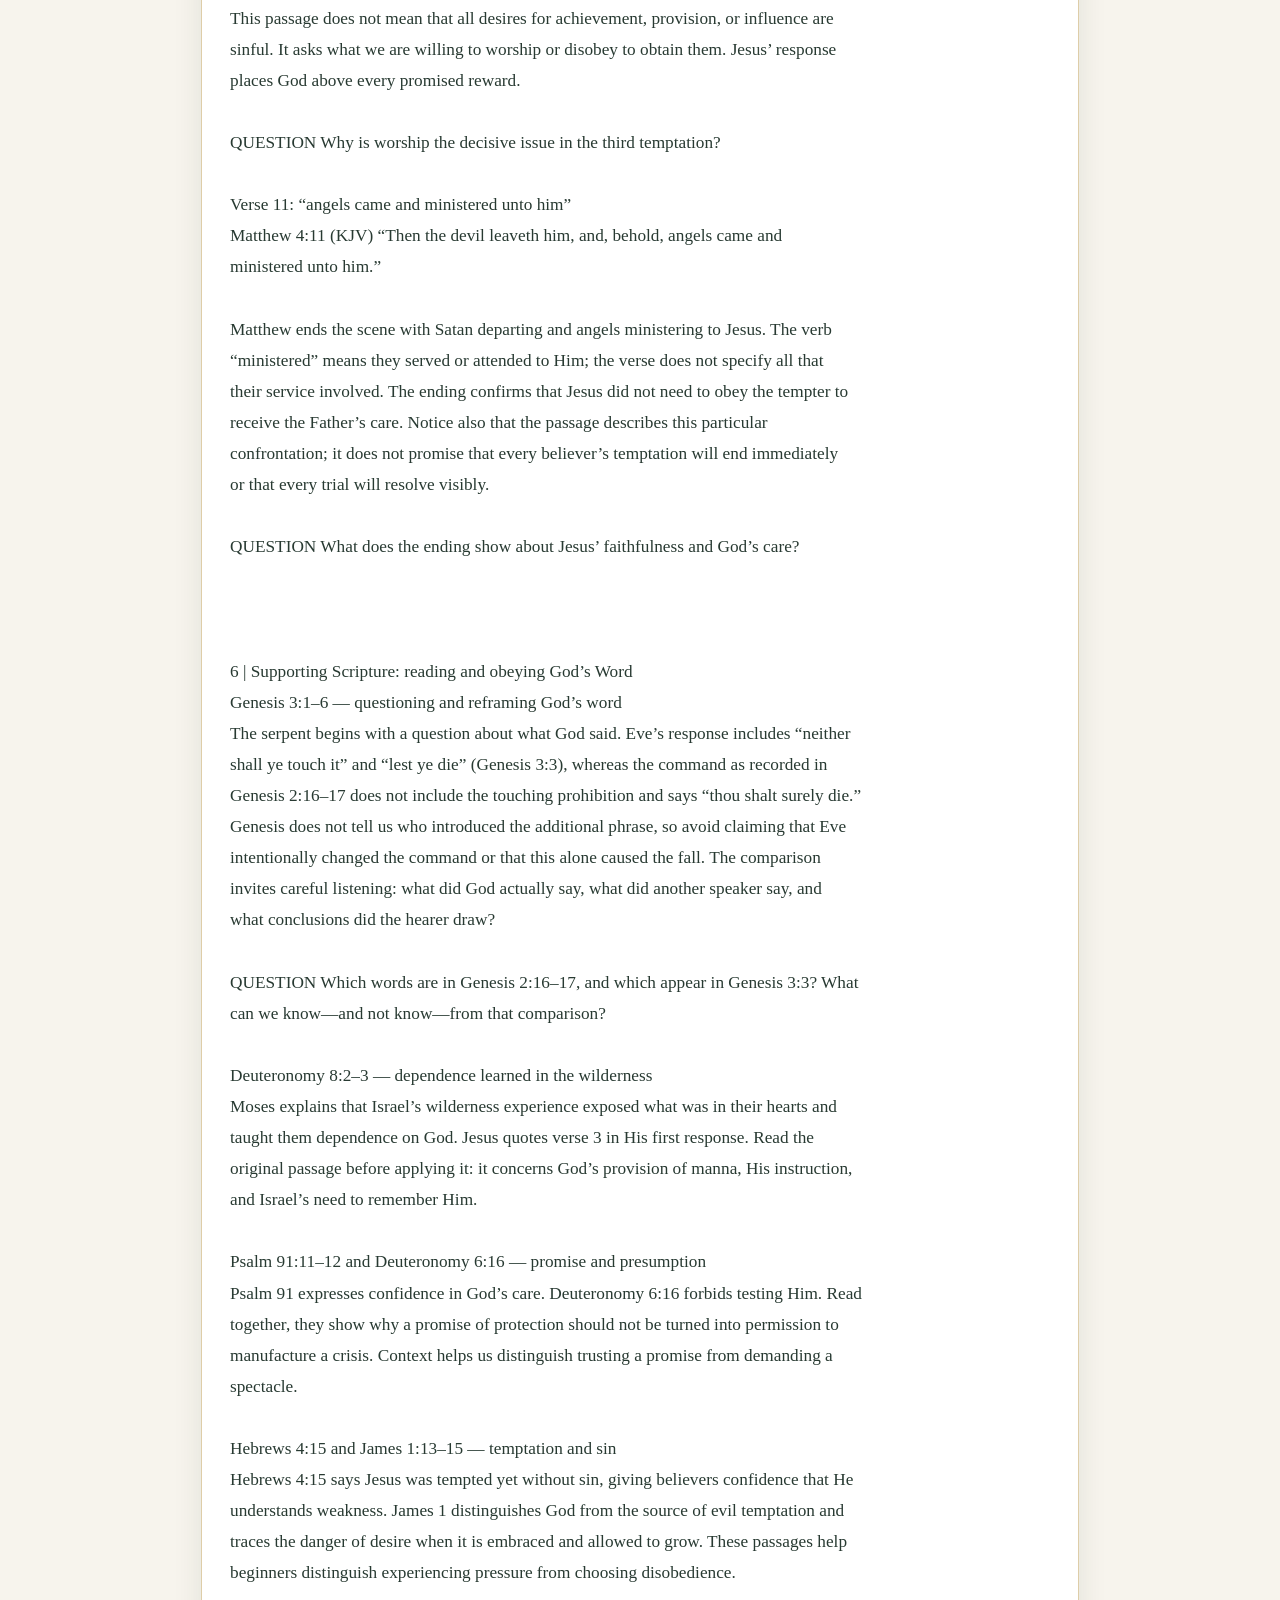
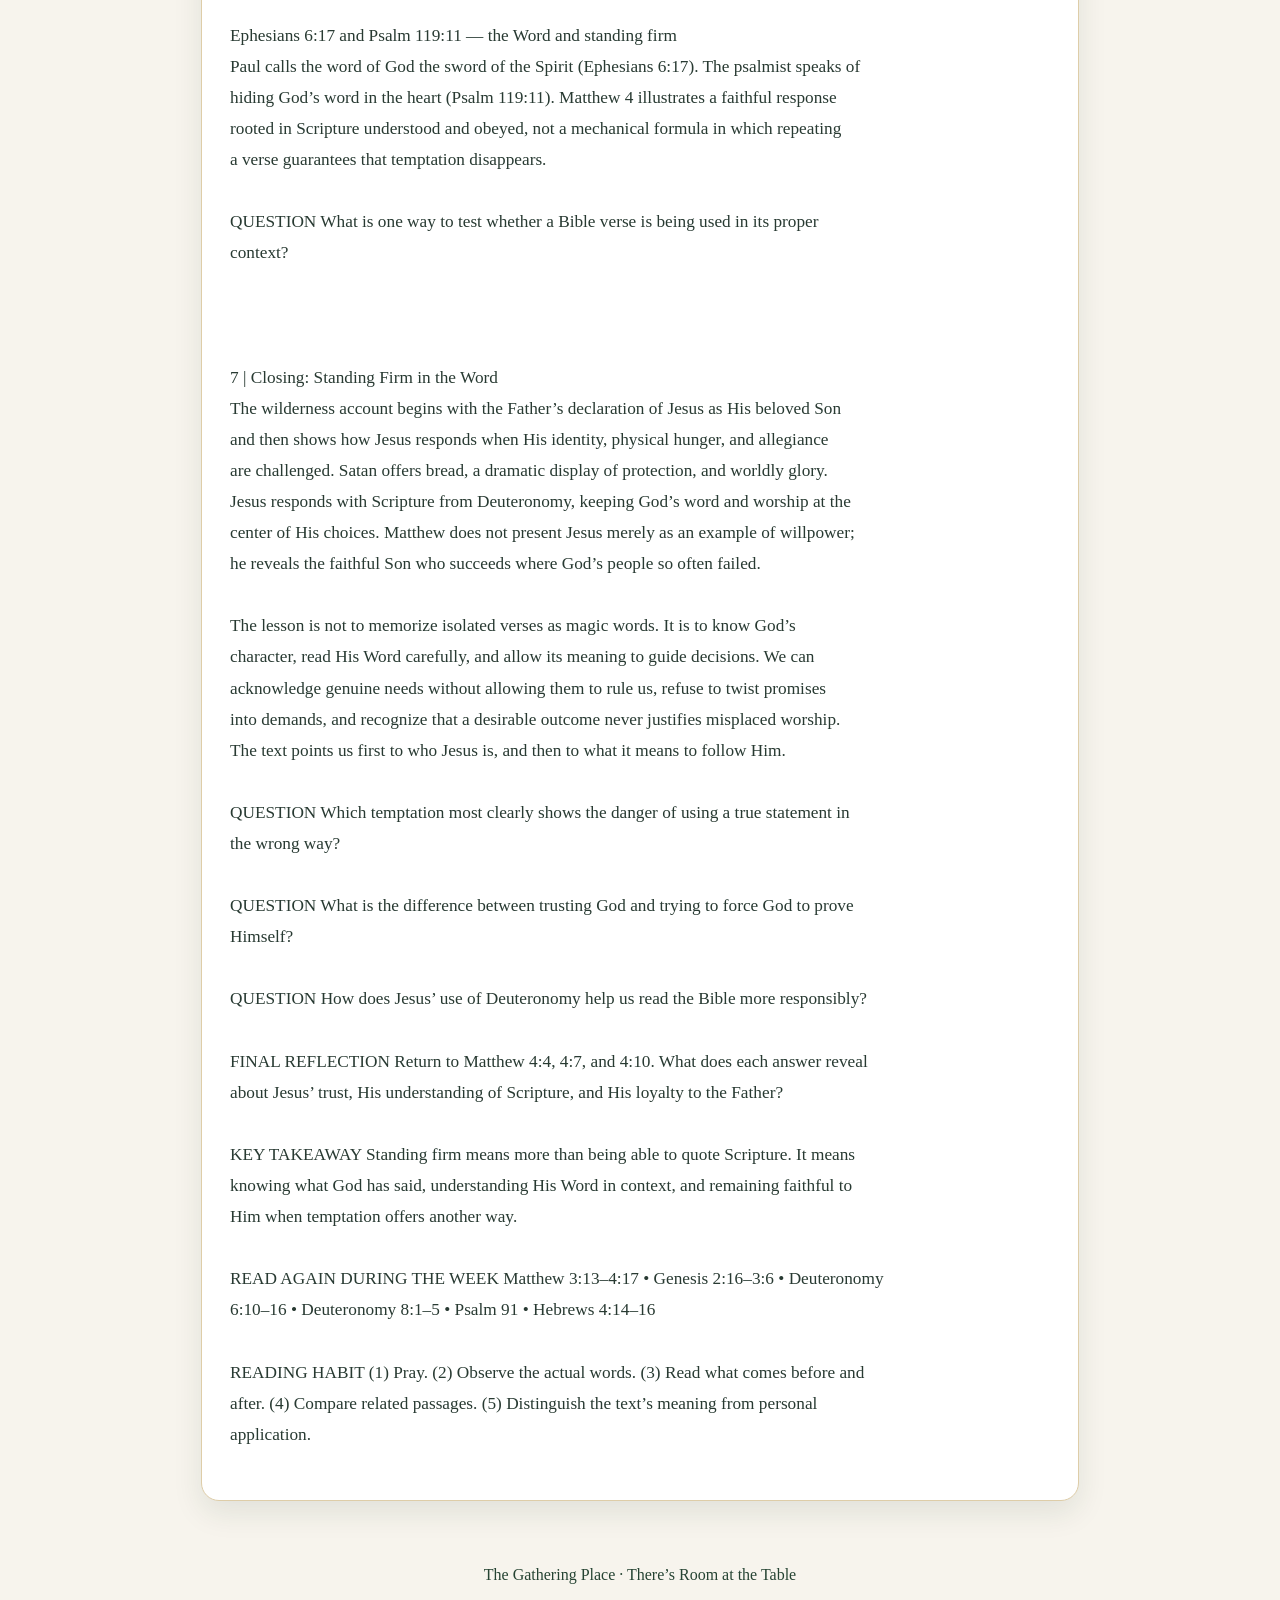
<file: standing-firm-matthew-4.html>
<!doctype html><html lang="en"><head><meta charset="utf-8"><meta name="viewport" content="width=device-width, initial-scale=1"><title>Standing Firm — Matthew 4:1–11 | The Gathering Place</title><style>body{margin:0;background:#f7f4ed;color:#254332;font-family:Georgia,serif;line-height:1.8}header{background:#244c3a;color:#fff;text-align:center;padding:24px 16px}header a{color:#f6dca1}main{max-width:820px;margin:32px auto;padding:28px 28px 50px;background:#fff;border:1px solid #decda8;border-radius:18px;box-shadow:0 12px 30px #1a392118}h1{text-align:center;font-size:clamp(2rem,6vw,3.5rem);line-height:1.2;margin:0 0 8px}h2{text-align:center;font-size:1rem;letter-spacing:.09em;color:#896c2c}article{white-space:pre-wrap;font-size:1.08rem;color:#283a32}footer{text-align:center;padding:28px}@media(max-width:650px){main{margin:12px;padding:20px 16px}article{font-size:1rem}}</style></head><body><header><a href="index.html#bible-study">← Back to The Gathering Place</a></header><main><h1>Standing Firm</h1><h2>THE TEMPTATION OF JESUS · MATTHEW 4:1–11</h2><article>Central question: How do we recognize temptation, understand God’s Word in its proper
context, and remain faithful when our desires or circumstances are used to challenge our
trust in God?



1 | Historical setting
Matthew opens his Gospel by presenting Jesus as the promised Messiah, the son of David
and son of Abraham (Matthew 1:1). The Gospel is traditionally attributed to Matthew, one
of the twelve disciples. Its repeated references to Israel’s Scriptures help readers see how
Jesus fulfills God’s promises. The precise date and original audience are debated, but the
book clearly expects readers to understand Israel’s history and covenant story.

Before the wilderness account, John the Baptist called people to repentance and prepared
the way for the coming kingdom (Matthew 3:1–12). Jesus then came to be baptized. At His
baptism, the Spirit descended and the heavenly voice declared, “This is my beloved Son, in
whom I am well pleased” (Matthew 3:17). The very next scene begins with Jesus being led
by the Spirit into the wilderness. The movement matters: the Father has identified Jesus as
His Son before the tempter begins challenging what sonship means.

The wilderness was not an accidental detour. In Israel’s history, the wilderness was the
place where the people learned dependence on God after their deliverance from Egypt.
Israel faced hunger, uncertainty, and repeated tests of trust. Jesus’ forty days invite
comparison with Israel’s forty years, but Matthew does not say that the two experiences
are identical. Jesus repeatedly answers Satan with words from Deuteronomy, where
Moses reminded Israel what they had learned in the wilderness.

What happened before the temptation?
Matthew 1–2 establishes Jesus’ identity and early life. Matthew 3 introduces John’s call to
repentance, Jesus’ baptism, and the Father’s declaration. Matthew 4 then shows Jesus
meeting temptation before beginning His public proclamation (Matthew 4:17). The order
helps us see that His identity as Son is given by the Father, not earned by performing for
the tempter.

QUESTION What did the Father say about Jesus before the wilderness testing began?

QUESTION Why is it important that Jesus entered the wilderness after His baptism, not
because He had disobeyed?



2 | Matthew 4:1–11 — Read the account
Matthew 4:1 Then was Jesus led up of the Spirit into the wilderness to be tempted of
the devil. (KJV)

Matthew 4:2 And when he had fasted forty days and forty nights, he was afterward an
hungred. (KJV)

Matthew 4:3 And when the tempter came to him, he said, If thou be the Son of God,
command that these stones be made bread. (KJV)

Matthew 4:4 But he answered and said, It is written, Man shall not live by bread
alone, but by every word that proceedeth out of the mouth of God. (KJV)

Matthew 4:5 Then the devil taketh him up into the holy city, and setteth him on a
pinnacle of the temple, (KJV)

Matthew 4:6 And saith unto him, If thou be the Son of God, cast thyself down: for it is
written, He shall give his angels charge concerning thee: and in their hands they
shall bear thee up, lest at any time thou dash thy foot against a stone. (KJV)

Matthew 4:7 Jesus said unto him, It is written again, Thou shalt not tempt the Lord
thy God. (KJV)

Matthew 4:8 Again, the devil taketh him up into an exceeding high mountain, and
sheweth him all the kingdoms of the world, and the glory of them; (KJV)

Matthew 4:9 And saith unto him, All these things will I give thee, if thou wilt fall
down and worship me. (KJV)

Matthew 4:10 Then saith Jesus unto him, Get thee hence, Satan: for it is written, Thou
shalt worship the Lord thy God, and him only shalt thou serve. (KJV)

Matthew 4:11 Then the devil leaveth him, and, behold, angels came and ministered
unto him. (KJV)

First reading: observe the account
QUESTION Who led Jesus into the wilderness?

QUESTION What physical condition is named after the forty-day fast?

QUESTION What does Satan ask Jesus to do in each of the three temptations?

QUESTION How does Jesus answer each time?

QUESTION What happens after the devil leaves?

THE STORY IN FIVE EVENTS: The Spirit leads Jesus into the wilderness; Jesus fasts and
becomes hungry; the tempter challenges Him through three proposals; Jesus responds
from Scripture; Satan departs and angels minister to Jesus.



3 | Examine Matthew 4:1–4
Verse 1: “led up of the Spirit”
Matthew 4:1 (KJV) “Then was Jesus led up of the Spirit into the wilderness to be
tempted of the devil.”

Matthew distinguishes the Spirit’s leading from the devil’s tempting. The Spirit leads Jesus
into the setting; the devil is the one who tempts. The verse does not portray the Father as
trying to make Jesus sin. James 1:13 teaches that God does not tempt anyone with evil. This
distinction matters when studying temptation: facing a temptation is not itself the same as
consenting to it. Jesus was tempted, yet He remained without sin (Hebrews 4:15).

The wilderness is a real place of isolation and hardship. The account is not teaching that
every difficult season comes from Satan or that every hardship means a believer is outside
God’s will. Here, Jesus is precisely where the Spirit has led Him. The question is not merely
where He is, but how He will respond.

QUESTION Who is acting in this verse, and what does each one do?

Verse 2: “he was afterward an hungred”
Matthew 4:2 (KJV) “And when he had fasted forty days and forty nights, he was
afterward an hungred.”

Matthew plainly names Jesus’ hunger. Fasting means abstaining from food for a period;
the passage does not explain every detail of the fast. Jesus’ bodily need is genuine, not
pretend. Hunger is not sinful. The temptation will concern whether He uses His power at
the tempter’s direction rather than living in faithful dependence on His Father. The forty-
day period also calls to mind Moses’ forty days (Exodus 34:28) and Israel’s wilderness
history, although each account has its own purpose.

QUESTION Why does Matthew tell us that Jesus was hungry before recording Satan’s
words?

Verse 3: “If thou be the Son of God”
Matthew 4:3 (KJV) “And when the tempter came to him, he said, If thou be the Son of
God, command that these stones be made bread.”

The tempter approaches at a moment of genuine weakness and directs attention toward
Jesus’ identity. “If thou be the Son of God” follows the Father’s declaration at baptism. The
wording can function as a challenge to demonstrate sonship; it does not require us to
conclude that Satan was uncertain who Jesus was. The proposal sounds practical—Jesus
needs food—but it asks Him to take His cue from the tempter. A legitimate need can
become the setting for an illegitimate demand.

Compare Genesis 3:1–6. There the serpent questions and reframes God’s command, and
the woman considers the fruit’s attractiveness and usefulness. The accounts differ: Eve
was in a garden with food available, while Jesus is hungry in the wilderness. Their shared
concern is whether God’s word or the tempter’s suggestion will govern the response. Be
careful not to claim Matthew explicitly says every temptation works in exactly the same
way.

QUESTION Is hunger the problem in this verse, or is the tempter’s proposal the problem?
Explain from the text.

Verse 4: “It is written”
Matthew 4:4 (KJV) “But he answered and said, It is written, Man shall not live by
bread alone, but by every word that proceedeth out of the mouth of God.”

Jesus quotes Deuteronomy 8:3. Moses reminded Israel that God allowed them to hunger
and fed them with manna so they would learn that life depends on God’s word and
provision, not food alone. Jesus does not deny the importance of bread. Rather, He refuses
to treat immediate physical relief as more authoritative than His Father. The passage
teaches dependence, not neglect of basic needs.

Notice how Jesus uses Scripture: He does not pull out a sentence disconnected from its
setting. His quotation speaks directly to hunger and trust in the wilderness. This models
an important study habit: read a verse in its paragraph and in the larger biblical story
before using it to justify a decision.

QUESTION What did Deuteronomy 8:3 originally teach Israel about hunger and
dependence?

QUESTION What is the difference between having a real need and allowing that need to
govern obedience?



4 | Examine Matthew 4:5–7
Verses 5–6: “for it is written”
Matthew 4:5–6 (KJV) “Then the devil taketh him up into the holy city, and setteth him
on a pinnacle of the temple, And saith unto him, If thou be the Son of God, cast
thyself down: for it is written, He shall give his angels charge concerning thee: and in
their hands they shall bear thee up, lest at any time thou dash thy foot against a
stone.”

The “holy city” is Jerusalem; the temple was central to Israel’s worship. Matthew does not
specify the exact architectural location of the pinnacle. Satan now quotes Scripture—
Psalm 91:11–12—to urge Jesus to jump. This is a crucial turning point: knowing biblical
words is not the same as handling them faithfully. The psalm celebrates God’s protection
of those who dwell in His care; it is not an instruction to manufacture danger in order to
demand a rescue.

In the KJV, Psalm 91:11 includes the phrase “to keep thee in all thy ways,” which is not
included in Satan’s quotation as Matthew reports it. The omission is worth observing, but
the larger problem is the proposed use of the passage. Even an accurately quoted verse
can be misapplied when it is detached from its purpose. The lesson is not that believers
should fear Scripture, but that Scripture must be read in context.

QUESTION What is Satan asking Jesus to prove?

QUESTION Why is quoting a Bible verse not enough to establish that an action is wise or
faithful?

Verse 7: “It is written again”
Matthew 4:7 (KJV) “Jesus said unto him, It is written again, Thou shalt not tempt the
Lord thy God.”

Jesus answers from Deuteronomy 6:16, where Israel is told not to test the Lord as they did
at Massah (see Exodus 17:1–7). At Massah the people demanded proof of God’s presence
amid their need for water. Jesus refuses to force a dramatic demonstration of divine
protection. Trusting God is different from creating a reckless test and then insisting God
intervene.

Jesus’ words also teach how to interpret Scripture with Scripture. Psalm 91 cannot rightly
be used to cancel the command not to test God. When one reading of a verse seems to
require disobedience to another clear teaching, examine the context and reconsider the
proposed interpretation.

QUESTION How does Jesus’ answer correct the use of Psalm 91?

QUESTION What is the difference between asking God for help in danger and creating
danger to demand proof?



5 | Examine Matthew 4:8–11
Verses 8–9: “fall down and worship me”
Matthew 4:8–9 (KJV) “Again, the devil taketh him up into an exceeding high
mountain, and sheweth him all the kingdoms of the world, and the glory of them;
And saith unto him, All these things will I give thee, if thou wilt fall down and
worship me.”

The third proposal makes the issue of allegiance unmistakable. Satan offers kingdoms and
their glory in exchange for worship. Matthew does not explain how the kingdoms were
shown or ask readers to settle every question about the extent of Satan’s authority. The
point of the narrative is the price attached to the offer: worship that belongs to God alone.
A promised benefit does not make the means acceptable.

In the wider Gospel, Jesus is already the promised King (Matthew 2:2), and later He
declares that all authority in heaven and earth has been given to Him (Matthew 28:18).
The temptation therefore presents a false shortcut: glory without faithful obedience.
Notice how temptation may offer something attractive while concealing the cost of
misplaced worship.

QUESTION What does Satan offer, and what does he require in return?

Verse 10: “him only shalt thou serve”
Matthew 4:10 (KJV) “Then saith Jesus unto him, Get thee hence, Satan: for it is
written, Thou shalt worship the Lord thy God, and him only shalt thou serve.”

Jesus cites Deuteronomy 6:13, part of Moses’ warning that Israel must not forget the Lord
or follow other gods when they enter the land. Worship is not merely a religious song or
outward gesture; in this setting it concerns exclusive loyalty and service. Jesus refuses to

exchange faithfulness for the appearance of immediate success. His firm command, “Get
thee hence,” rejects both the proposal and the tempter’s claim on His allegiance.

This passage does not mean that all desires for achievement, provision, or influence are
sinful. It asks what we are willing to worship or disobey to obtain them. Jesus’ response
places God above every promised reward.

QUESTION Why is worship the decisive issue in the third temptation?

Verse 11: “angels came and ministered unto him”
Matthew 4:11 (KJV) “Then the devil leaveth him, and, behold, angels came and
ministered unto him.”

Matthew ends the scene with Satan departing and angels ministering to Jesus. The verb
“ministered” means they served or attended to Him; the verse does not specify all that
their service involved. The ending confirms that Jesus did not need to obey the tempter to
receive the Father’s care. Notice also that the passage describes this particular
confrontation; it does not promise that every believer’s temptation will end immediately
or that every trial will resolve visibly.

QUESTION What does the ending show about Jesus’ faithfulness and God’s care?



6 | Supporting Scripture: reading and obeying God’s Word
Genesis 3:1–6 — questioning and reframing God’s word
The serpent begins with a question about what God said. Eve’s response includes “neither
shall ye touch it” and “lest ye die” (Genesis 3:3), whereas the command as recorded in
Genesis 2:16–17 does not include the touching prohibition and says “thou shalt surely die.”
Genesis does not tell us who introduced the additional phrase, so avoid claiming that Eve
intentionally changed the command or that this alone caused the fall. The comparison
invites careful listening: what did God actually say, what did another speaker say, and
what conclusions did the hearer draw?

QUESTION Which words are in Genesis 2:16–17, and which appear in Genesis 3:3? What
can we know—and not know—from that comparison?

Deuteronomy 8:2–3 — dependence learned in the wilderness
Moses explains that Israel’s wilderness experience exposed what was in their hearts and
taught them dependence on God. Jesus quotes verse 3 in His first response. Read the
original passage before applying it: it concerns God’s provision of manna, His instruction,
and Israel’s need to remember Him.

Psalm 91:11–12 and Deuteronomy 6:16 — promise and presumption
Psalm 91 expresses confidence in God’s care. Deuteronomy 6:16 forbids testing Him. Read
together, they show why a promise of protection should not be turned into permission to
manufacture a crisis. Context helps us distinguish trusting a promise from demanding a
spectacle.

Hebrews 4:15 and James 1:13–15 — temptation and sin
Hebrews 4:15 says Jesus was tempted yet without sin, giving believers confidence that He
understands weakness. James 1 distinguishes God from the source of evil temptation and
traces the danger of desire when it is embraced and allowed to grow. These passages help
beginners distinguish experiencing pressure from choosing disobedience.

Ephesians 6:17 and Psalm 119:11 — the Word and standing firm
Paul calls the word of God the sword of the Spirit (Ephesians 6:17). The psalmist speaks of
hiding God’s word in the heart (Psalm 119:11). Matthew 4 illustrates a faithful response
rooted in Scripture understood and obeyed, not a mechanical formula in which repeating
a verse guarantees that temptation disappears.

QUESTION What is one way to test whether a Bible verse is being used in its proper
context?



7 | Closing: Standing Firm in the Word
The wilderness account begins with the Father’s declaration of Jesus as His beloved Son
and then shows how Jesus responds when His identity, physical hunger, and allegiance
are challenged. Satan offers bread, a dramatic display of protection, and worldly glory.
Jesus responds with Scripture from Deuteronomy, keeping God’s word and worship at the
center of His choices. Matthew does not present Jesus merely as an example of willpower;
he reveals the faithful Son who succeeds where God’s people so often failed.

The lesson is not to memorize isolated verses as magic words. It is to know God’s
character, read His Word carefully, and allow its meaning to guide decisions. We can
acknowledge genuine needs without allowing them to rule us, refuse to twist promises
into demands, and recognize that a desirable outcome never justifies misplaced worship.
The text points us first to who Jesus is, and then to what it means to follow Him.

QUESTION Which temptation most clearly shows the danger of using a true statement in
the wrong way?

QUESTION What is the difference between trusting God and trying to force God to prove
Himself?

QUESTION How does Jesus’ use of Deuteronomy help us read the Bible more responsibly?

FINAL REFLECTION Return to Matthew 4:4, 4:7, and 4:10. What does each answer reveal
about Jesus’ trust, His understanding of Scripture, and His loyalty to the Father?

KEY TAKEAWAY Standing firm means more than being able to quote Scripture. It means
knowing what God has said, understanding His Word in context, and remaining faithful to
Him when temptation offers another way.

READ AGAIN DURING THE WEEK Matthew 3:13–4:17 • Genesis 2:16–3:6 • Deuteronomy
6:10–16 • Deuteronomy 8:1–5 • Psalm 91 • Hebrews 4:14–16

READING HABIT (1) Pray. (2) Observe the actual words. (3) Read what comes before and
after. (4) Compare related passages. (5) Distinguish the text’s meaning from personal
application.</article></main><footer>The Gathering Place · There’s Room at the Table</footer></body></html>
</file>
